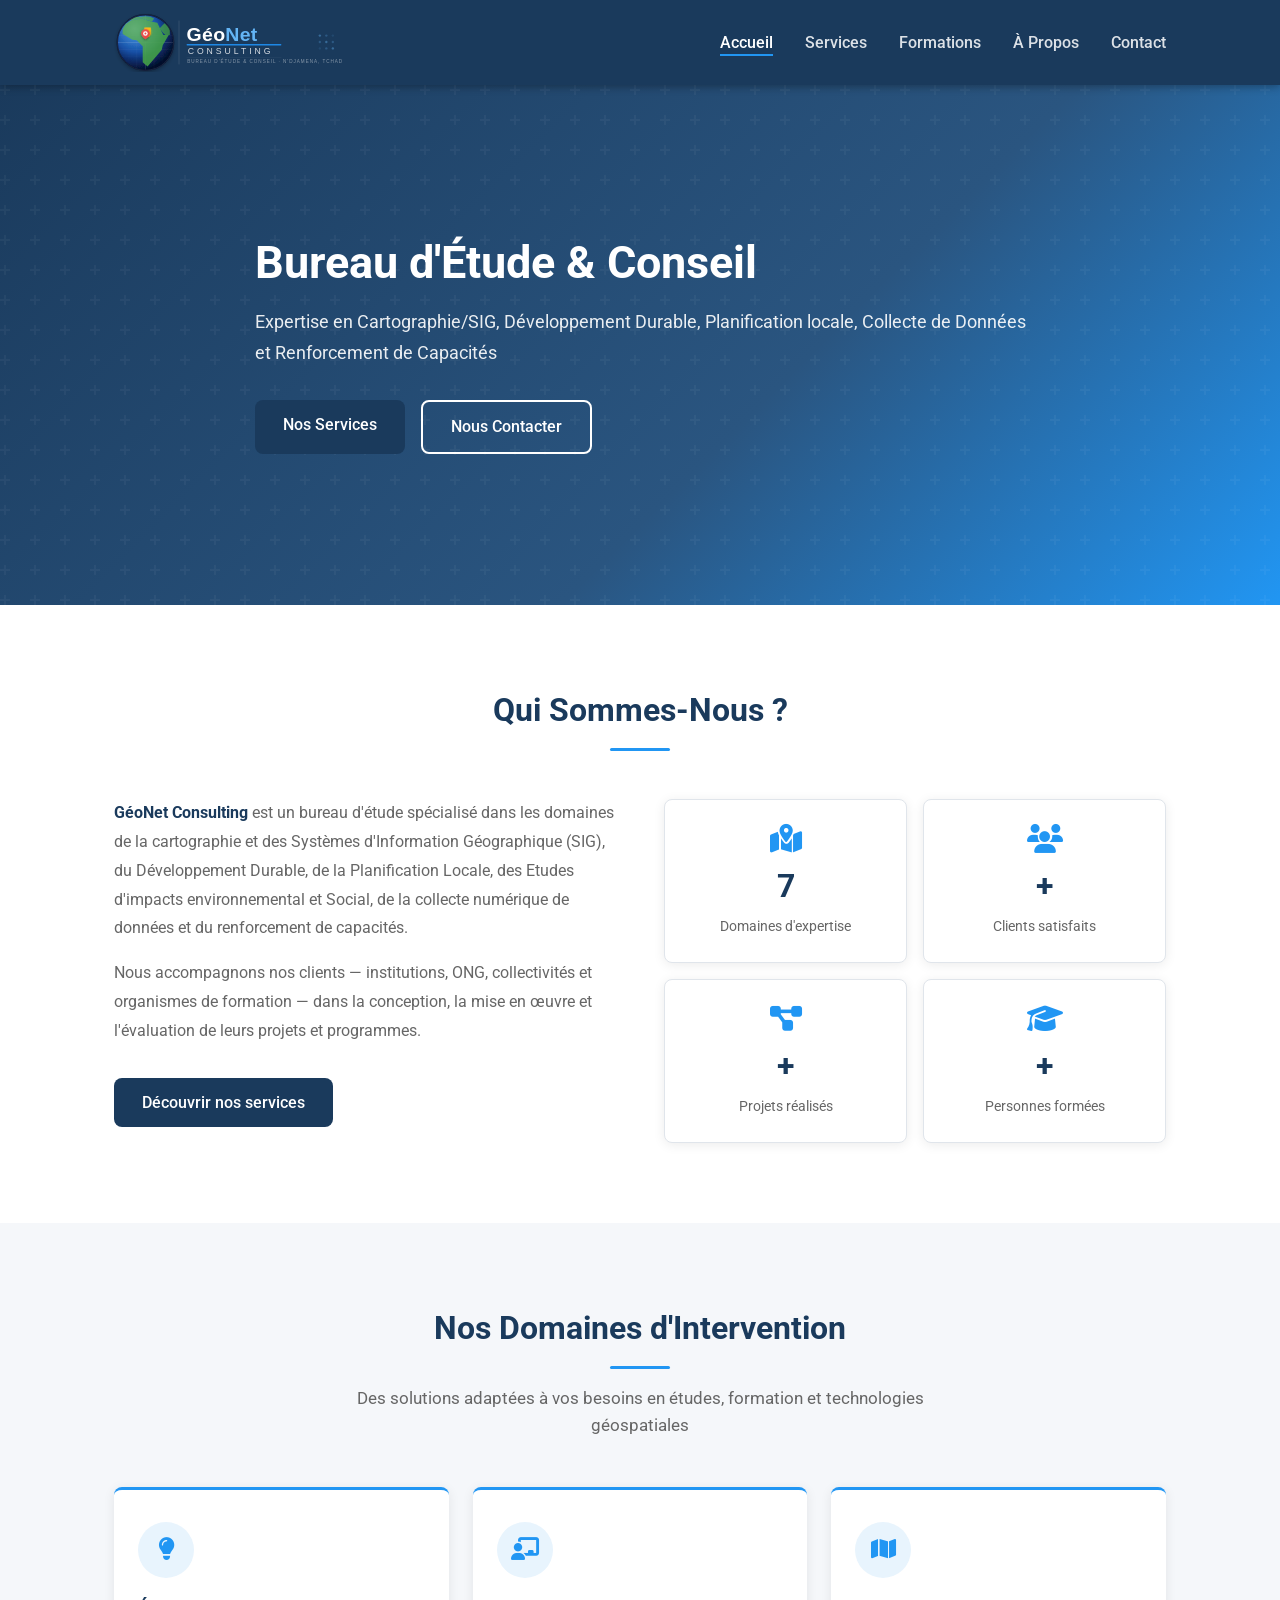
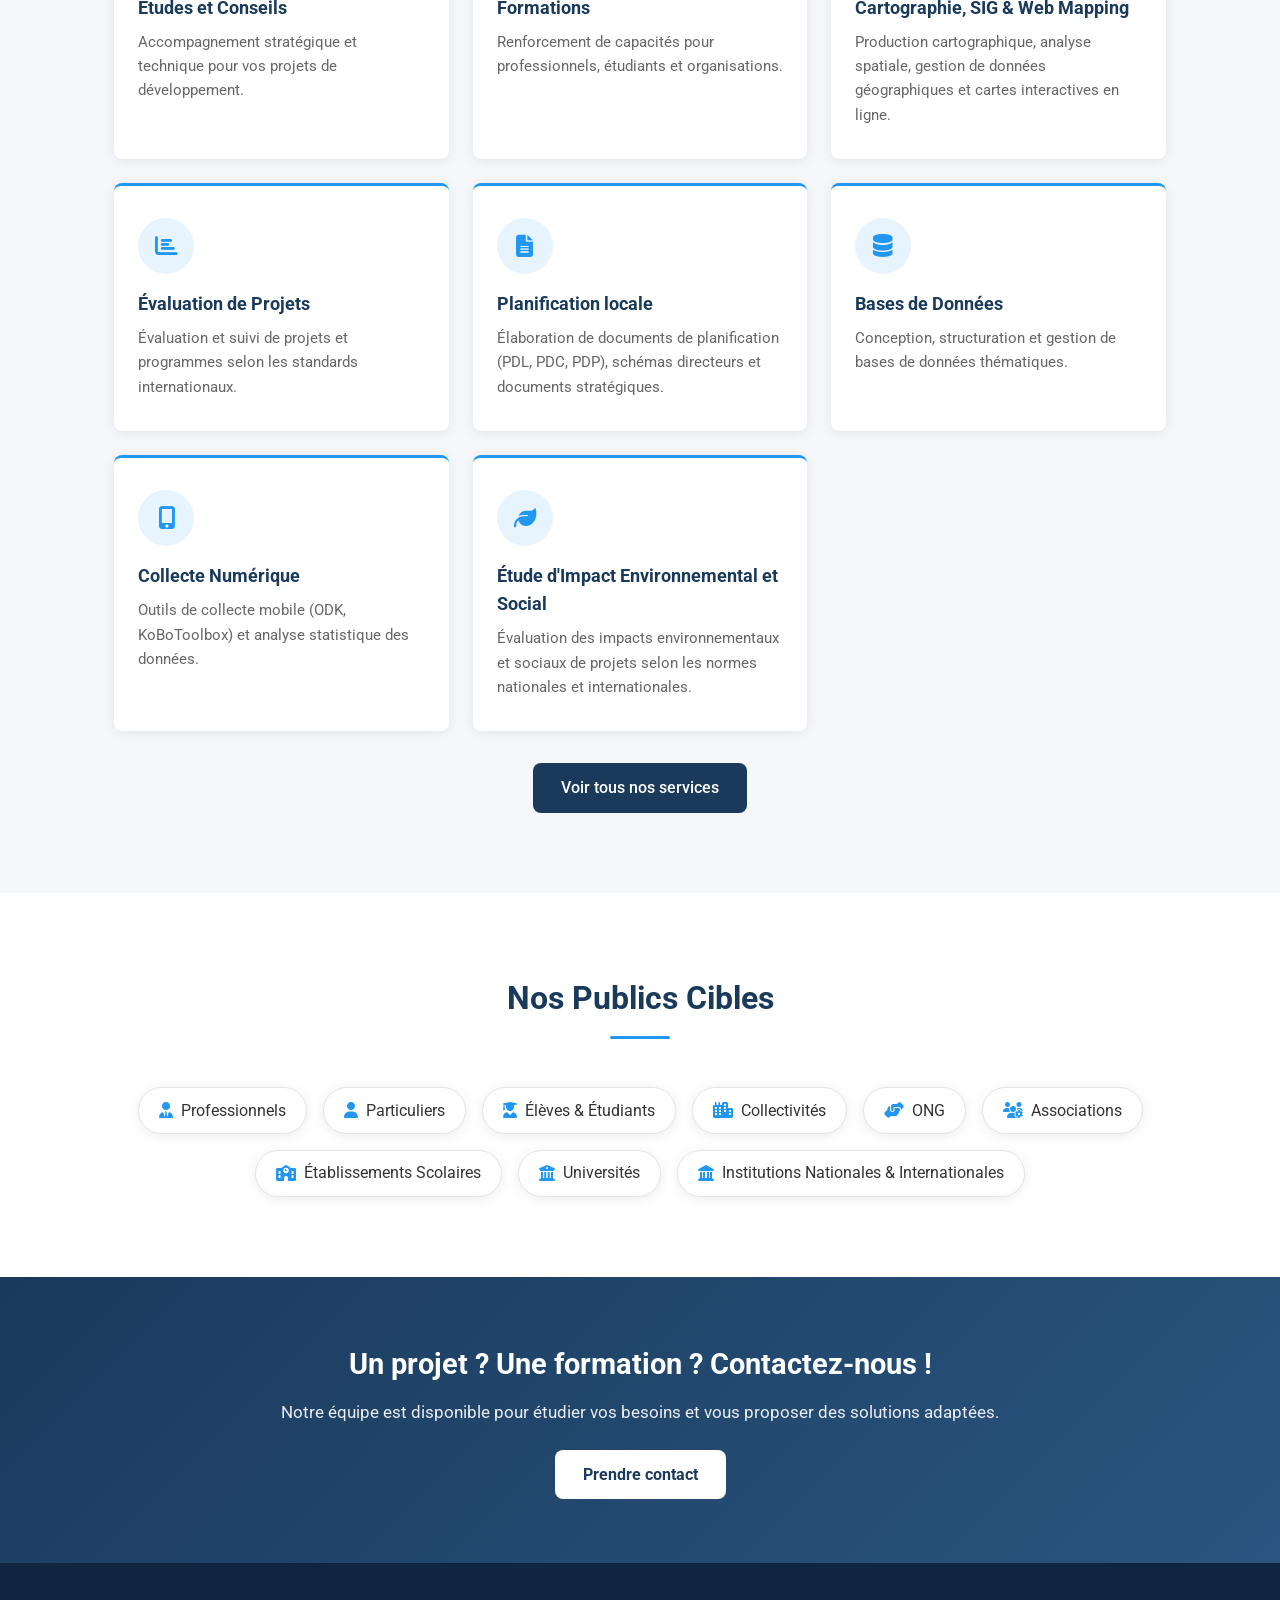
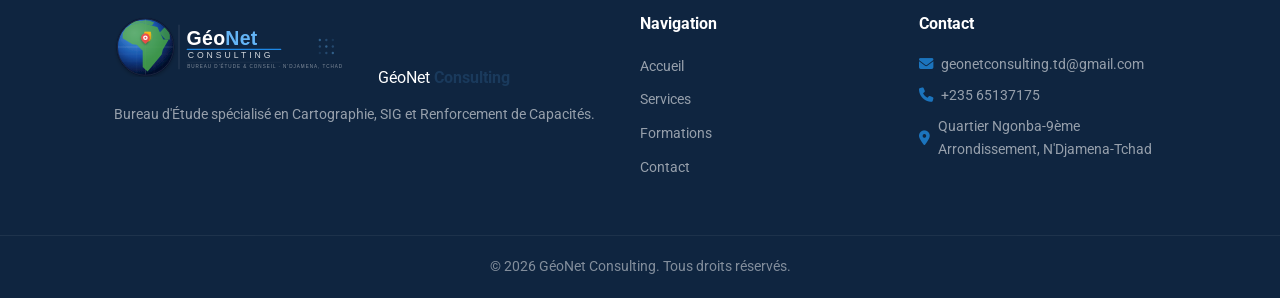
<file: index.html>
<!DOCTYPE html>
<html lang="fr">
<head>
  <meta charset="UTF-8" />
  <meta name="viewport" content="width=device-width, initial-scale=1.0" />
  <title>GéoNet Consulting – Bureau d'Étude</title>
  <link rel="stylesheet" href="css/style.css" />
  <link href="https://fonts.googleapis.com/css2?family=Roboto:wght@300;400;500;700&display=swap" rel="stylesheet" />
  <link rel="stylesheet" href="https://cdnjs.cloudflare.com/ajax/libs/font-awesome/6.4.0/css/all.min.css" />
</head>
<body>

  <!-- BARRE DE NAVIGATION -->
  <nav class="navbar">
    <div class="container nav-inner">
      <a href="index.html" class="logo">
        <img src="images/GeoNet_Consulting_Banner.svg" alt="GéoNet Consulting" class="logo-img" />
        <span class="logo-text">GéoNet <strong>Consulting</strong></span>
      </a>
      <button class="nav-toggle" id="navToggle" aria-label="Menu">
        <i class="fas fa-bars"></i>
      </button>
      <ul class="nav-links" id="navLinks">
        <li><a href="index.html" class="active">Accueil</a></li>
        <li><a href="services.html">Services</a></li>
        <li><a href="formations.html">Formations</a></li>
        <li><a href="apropos.html">À Propos</a></li>
        <li><a href="contact.html">Contact</a></li>
      </ul>
    </div>
  </nav>

  <!-- SECTION HÉRO -->
  <header class="hero">
    <div class="hero-overlay"></div>
    <div class="container hero-content">
      <h1>Bureau d'Étude &amp; Conseil</h1>
      <p class="hero-subtitle">Expertise en Cartographie/SIG, Développement Durable, Planification locale, Collecte de Données<br>et Renforcement de Capacités</p>
      <div class="hero-buttons">
        <a href="services.html" class="btn btn-primary">Nos Services</a>
        <a href="contact.html" class="btn btn-outline">Nous Contacter</a>
      </div>
    </div>
  </header>

  <!-- SECTION À PROPOS -->
  <section class="section about">
    <div class="container">
      <div class="section-header">
        <h2>Qui Sommes-Nous ?</h2>
        <div class="section-divider"></div>
      </div>
      <div class="about-grid">
        <div class="about-text">
          <p><strong>GéoNet Consulting</strong> est un bureau d'étude spécialisé dans les domaines de la cartographie et des Systèmes d'Information Géographique (SIG), du Développement Durable, de la Planification Locale, des Etudes d'impacts environnemental et Social, de la collecte numérique de données et du renforcement de capacités.</p>
          <p>Nous accompagnons nos clients — institutions, ONG, collectivités et organismes de formation — dans la conception, la mise en œuvre et l'évaluation de leurs projets et programmes.</p>
          <a href="services.html" class="btn btn-primary" style="margin-top:1rem;">Découvrir nos services</a>
        </div>
        <div class="about-stats">
          <div class="stat-card">
            <i class="fas fa-map-marked-alt"></i>
            <span class="stat-number">7</span>
            <span class="stat-label">Domaines d'expertise</span>
          </div>
          <div class="stat-card">
            <i class="fas fa-users"></i>
            <span class="stat-number">+</span>
            <span class="stat-label">Clients satisfaits</span>
          </div>
          <div class="stat-card">
            <i class="fas fa-project-diagram"></i>
            <span class="stat-number">+</span>
            <span class="stat-label">Projets réalisés</span>
          </div>
          <div class="stat-card">
            <i class="fas fa-graduation-cap"></i>
            <span class="stat-number">+</span>
            <span class="stat-label">Personnes formées</span>
          </div>
        </div>
      </div>
    </div>
  </section>

  <!-- SECTION SERVICES RÉSUMÉ -->
  <section class="section services-preview bg-light">
    <div class="container">
      <div class="section-header">
        <h2>Nos Domaines d'Intervention</h2>
        <div class="section-divider"></div>
        <p class="section-desc">Des solutions adaptées à vos besoins en études, formation et technologies géospatiales</p>
      </div>
      <div class="services-grid">
        <div class="service-card fade-in">
          <div class="service-icon"><i class="fas fa-lightbulb"></i></div>
          <h3>Études et Conseils</h3>
          <p>Accompagnement stratégique et technique pour vos projets de développement.</p>
        </div>
        <div class="service-card">
          <div class="service-icon"><i class="fas fa-chalkboard-teacher"></i></div>
          <h3>Formations</h3>
          <p>Renforcement de capacités pour professionnels, étudiants et organisations.</p>
        </div>
        <div class="service-card fade-in">
          <div class="service-icon"><i class="fas fa-map"></i></div>
          <h3>Cartographie, SIG &amp; Web Mapping</h3>
          <p>Production cartographique, analyse spatiale, gestion de données géographiques et cartes interactives en ligne.</p>
        </div>
        <div class="service-card fade-in">
          <div class="service-icon"><i class="fas fa-chart-bar"></i></div>
          <h3>Évaluation de Projets</h3>
          <p>Évaluation et suivi de projets et programmes selon les standards internationaux.</p>
        </div>
        <div class="service-card fade-in">
          <div class="service-icon"><i class="fas fa-file-alt"></i></div>
          <h3>Planification locale</h3>
          <p>Élaboration de documents de planification (PDL, PDC, PDP), schémas directeurs et documents stratégiques.</p>
        </div>
        <div class="service-card fade-in">
          <div class="service-icon"><i class="fas fa-database"></i></div>
          <h3>Bases de Données</h3>
          <p>Conception, structuration et gestion de bases de données thématiques.</p>
        </div>
        <div class="service-card fade-in">
          <div class="service-icon"><i class="fas fa-mobile-alt"></i></div>
          <h3>Collecte Numérique</h3>
          <p>Outils de collecte mobile (ODK, KoBoToolbox) et analyse statistique des données.</p>
        </div>
        <div class="service-card fade-in">
          <div class="service-icon"><i class="fas fa-leaf"></i></div>
          <h3>Étude d'Impact Environnemental et Social</h3>
          <p>Évaluation des impacts environnementaux et sociaux de projets selon les normes nationales et internationales.</p>
        </div>
      </div>
      <div style="text-align:center; margin-top:2rem;">
        <a href="services.html" class="btn btn-primary">Voir tous nos services</a>
      </div>
    </div>
  </section>

  <!-- SECTION PUBLICS CIBLES -->
  <section class="section targets">
    <div class="container">
      <div class="section-header">
        <h2>Nos Publics Cibles</h2>
        <div class="section-divider"></div>
      </div>
      <div class="targets-grid">
        <div class="target-item"><i class="fas fa-user-tie"></i><span>Professionnels</span></div>
        <div class="target-item"><i class="fas fa-user"></i><span>Particuliers</span></div>
        <div class="target-item"><i class="fas fa-user-graduate"></i><span>Élèves &amp; Étudiants</span></div>
        <div class="target-item"><i class="fas fa-city"></i><span>Collectivités</span></div>
        <div class="target-item"><i class="fas fa-hands-helping"></i><span>ONG</span></div>
        <div class="target-item"><i class="fas fa-users-cog"></i><span>Associations</span></div>
        <div class="target-item"><i class="fas fa-school"></i><span>Établissements Scolaires</span></div>
        <div class="target-item"><i class="fas fa-university"></i><span>Universités</span></div>
        <div class="target-item"><i class="fas fa-landmark"></i><span>Institutions Nationales &amp; Internationales</span></div>
      </div>
    </div>
  </section>

  <!-- APPEL À L'ACTION -->
  <section class="cta-section">
    <div class="container">
      <h2>Un projet ? Une formation ? Contactez-nous !</h2>
      <p>Notre équipe est disponible pour étudier vos besoins et vous proposer des solutions adaptées.</p>
      <a href="contact.html" class="btn btn-white">Prendre contact</a>
    </div>
  </section>

  <!-- PIED DE PAGE -->
  <footer class="footer">
    <div class="container footer-inner">
      <div class="footer-brand">
        <img src="images/GeoNet_Consulting_Banner.svg" alt="GéoNet Consulting" class="logo-img" />
        <span class="logo-text" style="color:white;">GéoNet <strong>Consulting</strong></span>
        <p>Bureau d'Étude spécialisé en Cartographie, SIG et Renforcement de Capacités.</p>
      </div>
      <div class="footer-links">
        <h4>Navigation</h4>
        <ul>
          <li><a href="index.html">Accueil</a></li>
          <li><a href="services.html">Services</a></li>
          <li><a href="formations.html">Formations</a></li>
          <li><a href="contact.html">Contact</a></li>
        </ul>
      </div>
      <div class="footer-contact">
        <h4>Contact</h4>
        <p><i class="fas fa-envelope"></i> geonetconsulting.td@gmail.com</p>
        <p><i class="fas fa-phone"></i> +235 65137175</p>
        <p><i class="fas fa-map-marker-alt"></i> Quartier Ngonba-9ème Arrondissement, N'Djamena-Tchad</p>
      </div>
    </div>
    <div class="footer-bottom">
      <p>&copy; 2026 GéoNet Consulting. Tous droits réservés.</p>
    </div>
  </footer>

  <script src="js/main.js"></script>
  <script>
  var compteurs = document.querySelectorAll('.stat-number');
  compteurs.forEach(function(el) {
    var cible = parseInt(el.textContent);
    if (isNaN(cible)) return;
    var actuel = 0;
    var pas = Math.ceil(cible / 40);
    var intervalle = setInterval(function() {
      actuel += pas;
      if (actuel >= cible) {
        actuel = cible;
        clearInterval(intervalle);
      }
      el.textContent = actuel;
    }, 40);
  });
    var observateur = new IntersectionObserver(function(entries) {
    entries.forEach(function(entry) {
      if (entry.isIntersecting) {
        entry.target.classList.add('visible');
      }
    });
  }, { threshold: 0.15 });

  document.querySelectorAll('.fade-in').forEach(function(el) {
    observateur.observe(el);
  });
  window.addEventListener('scroll', function() {
    var navbar = document.querySelector('.navbar');
    if (window.scrollY > 50) {
      navbar.classList.add('scrolled');
    } else {
      navbar.classList.remove('scrolled');
    }
  });

</script>

</body>
</html>
</file>
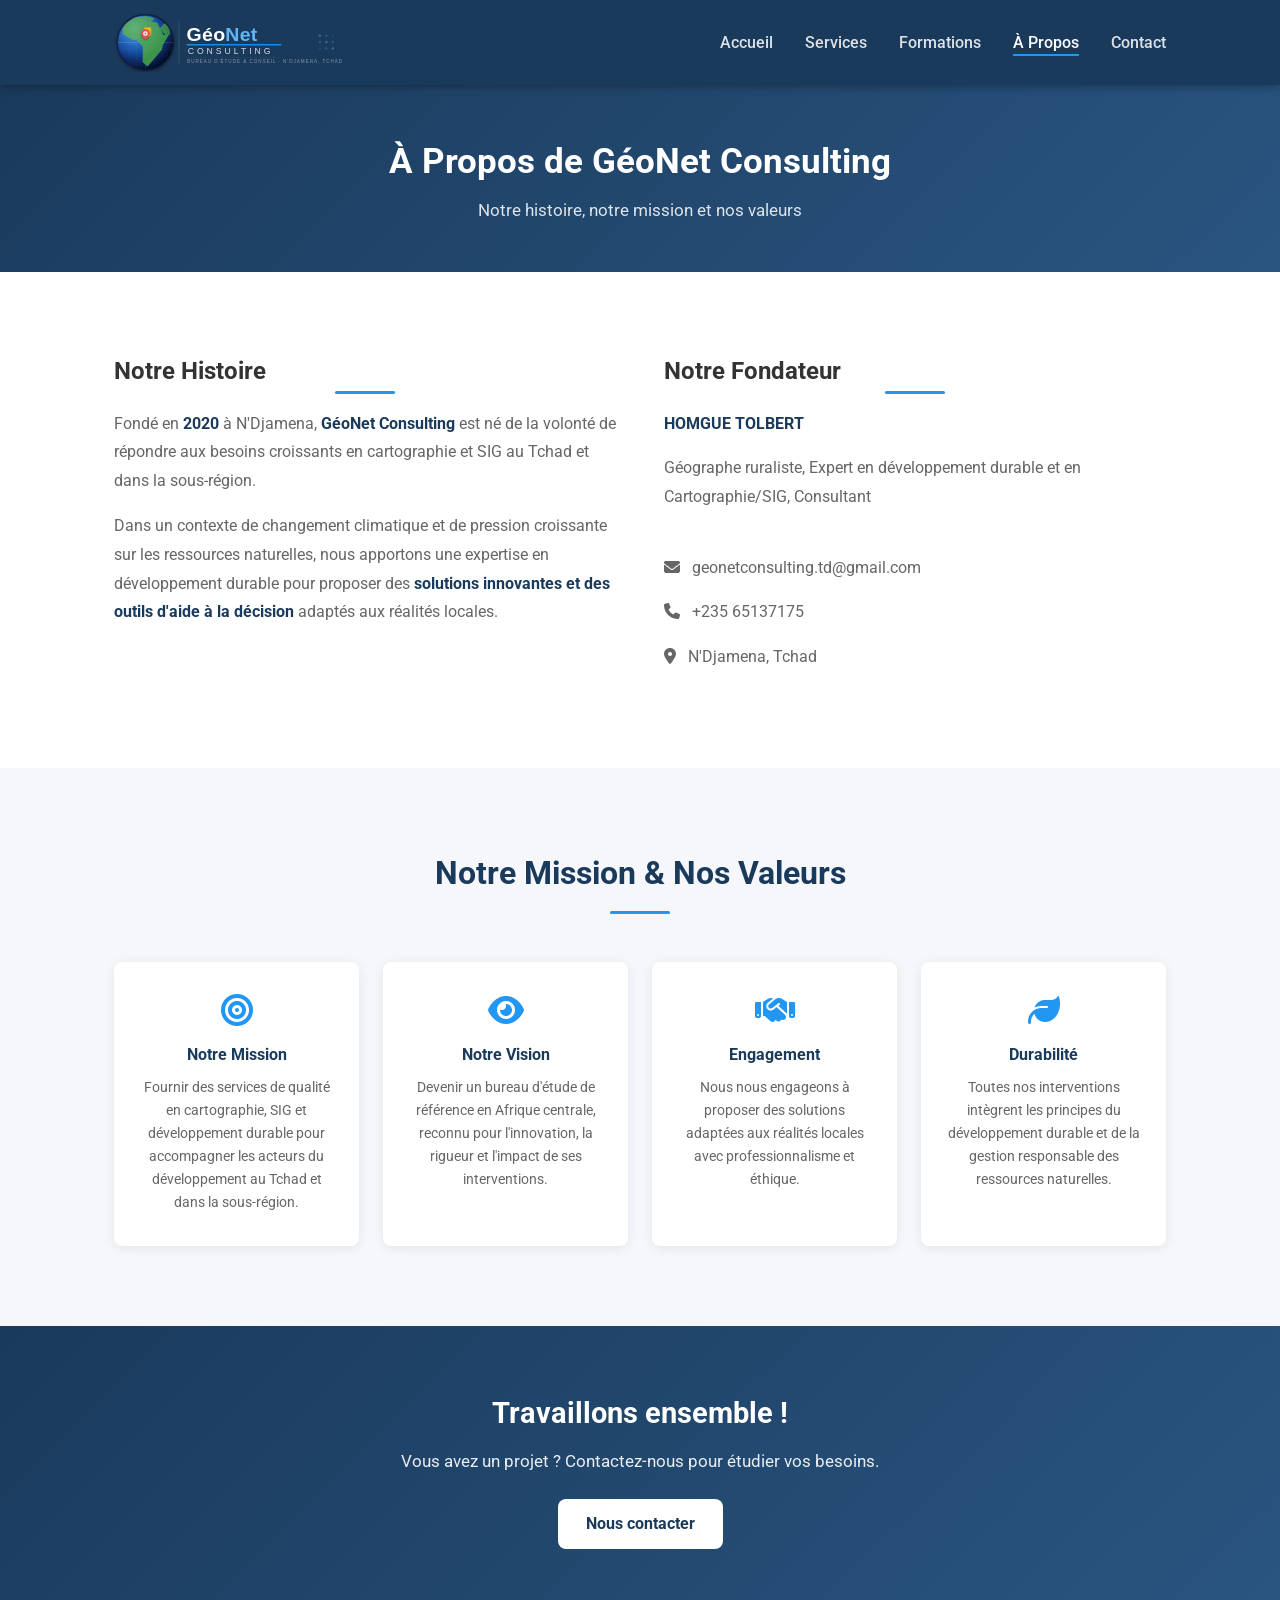
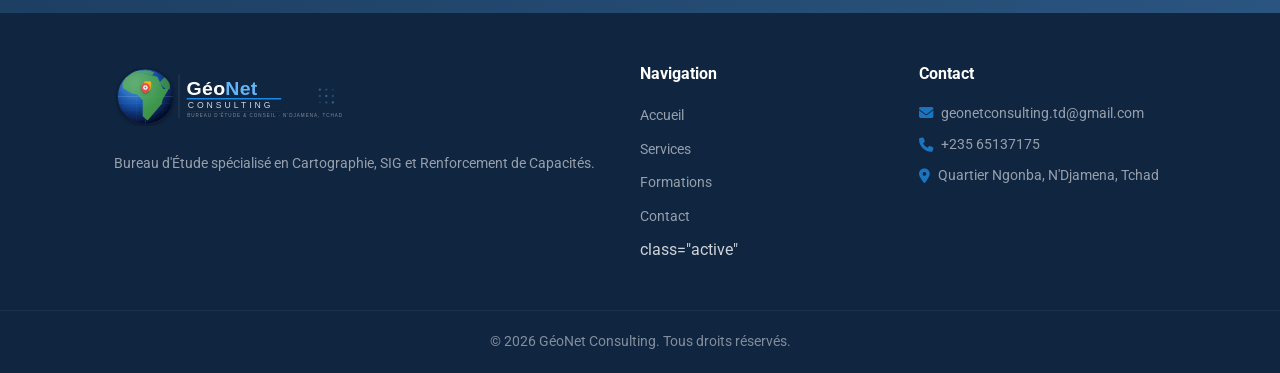
<file: apropos.html>
<!DOCTYPE html>
<html lang="fr">
<head>
    <meta charset="UTF-8">
    <meta name="viewport" content="width=device-width, initial-scale=1.0">
    <title>A Propos - GéoNet Consulting</title>
    <link rel="stylesheet" href="css/style.css" />
    <link href="https://fonts.googleapis.com/css2?family=Roboto:wght@300;400;500;700&display=swap" rel="stylesheet" />
    <link rel="stylesheet" href="https://cdnjs.cloudflare.com/ajax/libs/font-awesome/6.4.0/css/all.min.css" />
</head>
<body>
  <nav class="navbar">
    <div class="container nav-inner">
      <a href="index.html" class="logo">
        <img src="images/GeoNet_Consulting_Banner.svg" alt="GéoNet Consulting" class="logo-img" />
        <span class="logo-text">GéoNet <strong>Consulting</strong></span>
      </a>
      <button class="nav-toggle" id="navToggle" aria-label="Menu">
        <i class="fas fa-bars"></i>
      </button>
      <ul class="nav-links" id="navLinks">
        <li><a href="index.html">Accueil</a></li>
        <li><a href="services.html">Services</a></li>
        <li><a href="formations.html">Formations</a></li>
        <li><a href="apropos.html" class="active">À Propos</a></li>
        <li><a href="contact.html">Contact</a></li>
      </ul>
    </div>
  </nav>
  <div class="page-banner">
    <div class="container">
      <h1>À Propos de GéoNet Consulting</h1>
      <p>Notre histoire, notre mission et nos valeurs</p>
    </div>
  </div>
  <section class="section">
    <div class="container">
      <div class="about-grid">

        <div class="about-text">
          <h2>Notre Histoire</h2>
          <div class="section-divider"></div>
          <p>Fondé en <strong>2020</strong> à N'Djamena, <strong>GéoNet Consulting</strong> est né de la volonté de répondre aux besoins croissants en cartographie et SIG au Tchad et dans la sous-région.</p>
          <p>Dans un contexte de changement climatique et de pression croissante sur les ressources naturelles, nous apportons une expertise en développement durable pour proposer des <strong>solutions innovantes et des outils d'aide à la décision</strong> adaptés aux réalités locales.</p>
        </div>

        <div class="about-text">
          <h2>Notre Fondateur</h2>
          <div class="section-divider"></div>
          <p><strong>HOMGUE TOLBERT</strong></p>
          <p>Géographe ruraliste, Expert en développement durable et en Cartographie/SIG, Consultant</p>
          <br/>
          <p><i class="fas fa-envelope"></i> &nbsp; geonetconsulting.td@gmail.com</p>
          <p><i class="fas fa-phone"></i> &nbsp; +235 65137175</p>
          <p><i class="fas fa-map-marker-alt"></i> &nbsp; N'Djamena, Tchad</p>
        </div>

      </div>
    </div>
  </section>
  <section class="section bg-light">
    <div class="container">
      <div class="section-header">
        <h2>Notre Mission &amp; Nos Valeurs</h2>
        <div class="section-divider"></div>
      </div>
      <div class="avantages-grid">

        <div class="avantage-card fade-in">
          <i class="fas fa-bullseye"></i>
          <h3>Notre Mission</h3>
          <p>Fournir des services de qualité en cartographie, SIG et développement durable pour accompagner les acteurs du développement au Tchad et dans la sous-région.</p>
        </div>

        <div class="avantage-card fade-in">
          <i class="fas fa-eye"></i>
          <h3>Notre Vision</h3>
          <p>Devenir un bureau d'étude de référence en Afrique centrale, reconnu pour l'innovation, la rigueur et l'impact de ses interventions.</p>
        </div>

        <div class="avantage-card fade-in">
          <i class="fas fa-handshake"></i>
          <h3>Engagement</h3>
          <p>Nous nous engageons à proposer des solutions adaptées aux réalités locales avec professionnalisme et éthique.</p>
        </div>

        <div class="avantage-card fade-in">
          <i class="fas fa-leaf"></i>
          <h3>Durabilité</h3>
          <p>Toutes nos interventions intègrent les principes du développement durable et de la gestion responsable des ressources naturelles.</p>
        </div>

      </div>
    </div>
  </section>

  <section class="cta-section">
    <div class="container">
      <h2>Travaillons ensemble !</h2>
      <p>Vous avez un projet ? Contactez-nous pour étudier vos besoins.</p>
      <a href="contact.html" class="btn btn-white">Nous contacter</a>
    </div>
  </section>
  <footer class="footer">
    <div class="container footer-inner">
      <div class="footer-brand">
        <img src="images/GeoNet_Consulting_Banner.svg" alt="GéoNet Consulting" class="logo-img" />
        <p>Bureau d'Étude spécialisé en Cartographie, SIG et Renforcement de Capacités.</p>
      </div>
      <div class="footer-links">
        <h4>Navigation</h4>
        <ul>
          <li><a href="index.html">Accueil</a></li>
          <li><a href="services.html">Services</a></li>
          <li><a href="formations.html">Formations</a></li>
          <li><a href="contact.html">Contact</a></li> class="active" 
        </ul>
      </div>
      <div class="footer-contact">
        <h4>Contact</h4>
        <p><i class="fas fa-envelope"></i> geonetconsulting.td@gmail.com</p>
        <p><i class="fas fa-phone"></i> +235 65137175</p>
        <p><i class="fas fa-map-marker-alt"></i> Quartier Ngonba, N'Djamena, Tchad</p>
      </div>
    </div>
    <div class="footer-bottom">
      <p>&copy; 2026 GéoNet Consulting. Tous droits réservés.</p>
    </div>
  </footer>

  <script src="js/main.js"></script>
  <script>
    window.addEventListener('scroll', function() {
      var navbar = document.querySelector('.navbar');
      if (window.scrollY > 50) {
        navbar.classList.add('scrolled');
      } else {
        navbar.classList.remove('scrolled');
      }
    });

    var observateur = new IntersectionObserver(function(entries) {
      entries.forEach(function(entry) {
        if (entry.isIntersecting) {
          entry.target.classList.add('visible');
        }
      });
    }, { threshold: 0.15 });

    document.querySelectorAll('.fade-in').forEach(function(el) {
      observateur.observe(el);
    });
  </script>

</body>
</html>
</file>
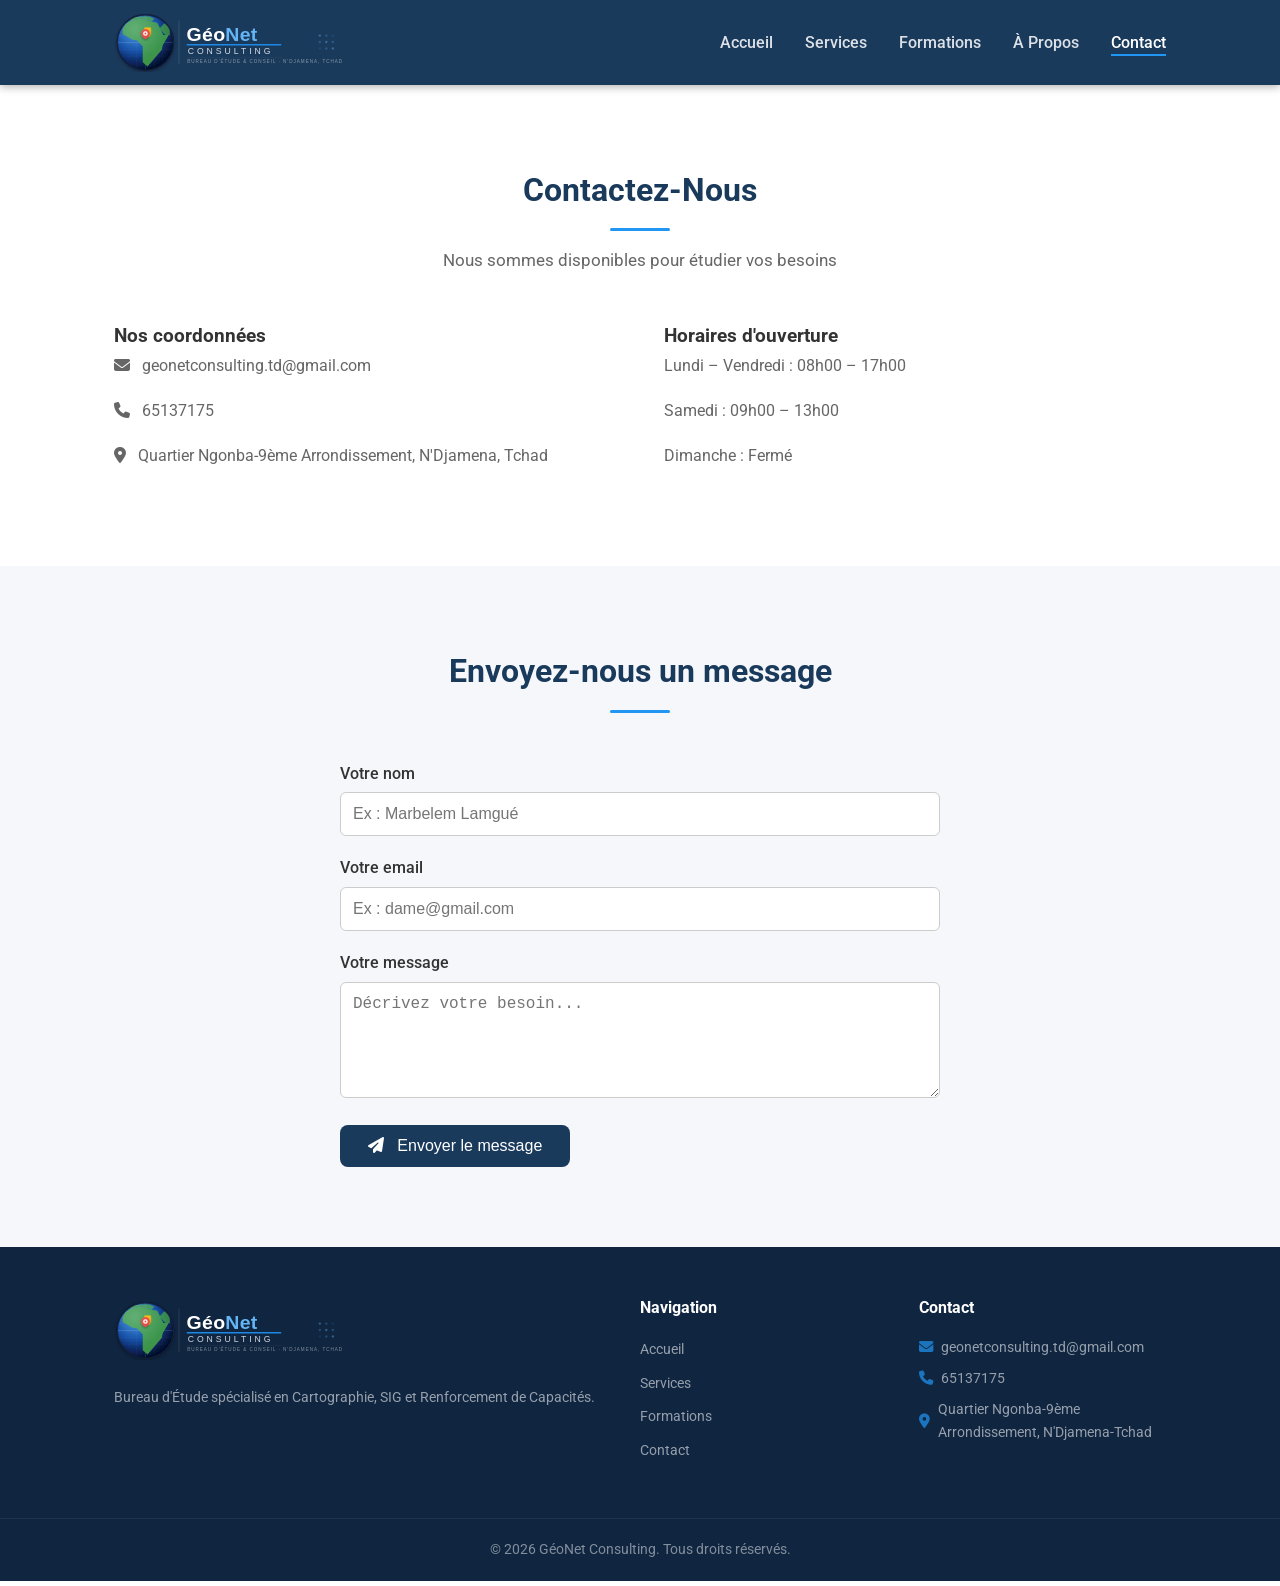
<file: contact.html>
<!DOCTYPE html>
<html lang="fr">
<head>
    <meta charset="UTF-8">
    <title>Contact - GéoNet Consulting</title>
    <link rel="stylesheet" href="css/style.css" />
    <link href="https://fonts.googleapis.com/css2?family=Roboto:wght@300;400;500;700&display=swap" rel="stylesheet" />
    <link rel="stylesheet" href="https://cdnjs.cloudflare.com/ajax/libs/font-awesome/6.4.0/css/all.min.css" />
</head>
<body>

<nav class="navbar">
    <div class="container nav-inner">
      <a href="index.html" class="logo">
        <img src="images/GeoNet_Consulting_Banner.svg" alt="GéoNet Consulting" class="logo-img" />
        <span class="logo-text">GéoNet <strong>Consulting</strong></span>
      </a>
      <button class="nav-toggle" id="navToggle" aria-label="Menu">
        <i class="fas fa-bars"></i>
      </button>
      <ul class="nav-links" id="navLinks">
        <li><a href="index.html">Accueil</a></li>
        <li><a href="services.html">Services</a></li>
        <li><a href="formations.html">Formations</a></li>
        <li><a href="apropos.html">À Propos</a></li>
        <li><a href="contact.html" class="active">Contact</a></li>
      </ul>
    </div>
  </nav>

    <section class="section">
    <div class="container">
      <div class="section-header">
        <h2>Contactez-Nous</h2>
        <div class="section-divider"></div>
        <p class="section-desc">Nous sommes disponibles pour étudier vos besoins</p>
      </div>

      <div class="about-grid">
        <div class="about-text">
          <h3>Nos coordonnées</h3>
          <p><i class="fas fa-envelope"></i> &nbsp; geonetconsulting.td@gmail.com</p>
          <p><i class="fas fa-phone"></i> &nbsp; 65137175</p>
          <p><i class="fas fa-map-marker-alt"></i> &nbsp; Quartier Ngonba-9ème Arrondissement, N'Djamena, Tchad</p>
        </div>

        <div class="about-text">
          <h3>Horaires d'ouverture</h3>
          <p>Lundi – Vendredi : 08h00 – 17h00</p>
          <p>Samedi : 09h00 – 13h00</p>
          <p>Dimanche : Fermé</p>
        </div>
      </div>
    </div>
  </section>
    <section class="section bg-light">
    <div class="container">
      <div class="section-header">
        <h2>Envoyez-nous un message</h2>
        <div class="section-divider"></div>
      </div>

      <form action="https://formspree.io/f/xojolnrd" method="POST" style="max-width:600px; margin:0 auto;">

        <div style="margin-bottom:1.2rem;">
          <label style="display:block; font-weight:500; margin-bottom:6px;">Votre nom</label>
          <input type="text" name="nom" placeholder="Ex : Marbelem Lamgué"
           style="width:100%; padding:12px; border:1px solid #ccc; border-radius:6px; font-size:16px;" />
        </div>

        <div style="margin-bottom:1.2rem;">
          <label style="display:block; font-weight:500; margin-bottom:6px;">Votre email</label>
          <input type="email" name="email" placeholder="Ex : dame@gmail.com"
            style="width:100%; padding:12px; border:1px solid #ccc; border-radius:6px; font-size:16px;" />

        </div>

        <div style="margin-bottom:1.2rem;">
          <label style="display:block; font-weight:500; margin-bottom:6px;">Votre message</label>
          <textarea name="message" rows="5" placeholder="Décrivez votre besoin..."
           style="width:100%; padding:12px; border:1px solid #ccc; border-radius:6px; font-size:16px;"></textarea>
        </div>

        <button type="submit" class="btn btn-primary">
          <i class="fas fa-paper-plane"></i> &nbsp; Envoyer le message
        </button>
        <div id="msg-succes" style="display:none; background:#d4edda; color:#155724; padding:15px; border-radius:6px; margin-top:15px; font-weight:500;">
          <i class="fas fa-check-circle"></i> &nbsp; Message envoyé ! Nous vous répondrons bientôt.
        </div>

      </form>
    </div>
  </section>

  <footer class="footer">
    <div class="container footer-inner">
      <div class="footer-brand">
        <img src="images/GeoNet_Consulting_Banner.svg" alt="GéoNet Consulting" class="logo-img" />
        <p>Bureau d'Étude spécialisé en Cartographie, SIG et Renforcement de Capacités.</p>
      </div>
      <div class="footer-links">
        <h4>Navigation</h4>
        <ul>
          <li><a href="index.html">Accueil</a></li>
          <li><a href="services.html">Services</a></li>
          <li><a href="formations.html">Formations</a></li>
          <li><a href="contact.html">Contact</a></li>
        </ul>
      </div>
      <div class="footer-contact">
        <h4>Contact</h4>
        <p><i class="fas fa-envelope"></i> geonetconsulting.td@gmail.com</p>
        <p><i class="fas fa-phone"></i> 65137175</p>
        <p><i class="fas fa-map-marker-alt"></i> Quartier Ngonba-9ème Arrondissement, N'Djamena-Tchad</p>
      </div>
    </div>
    <div class="footer-bottom">
      <p>&copy; 2026 GéoNet Consulting. Tous droits réservés.</p>
    </div>
  </footer>

  <script src="js/main.js"></script>
  <script>
  document.querySelector('form').addEventListener('submit', function(e) {
    e.preventDefault();
    var form = this;
    fetch(form.action, {
      method: 'POST',
      body: new FormData(form),
      headers: { 'Accept': 'application/json' }
    }).then(function(response) {
      if (response.ok) {
        form.reset();
        document.getElementById('msg-succes').style.display = 'block';
      }
    });
  });
</script>

</body>
</html>
</file>
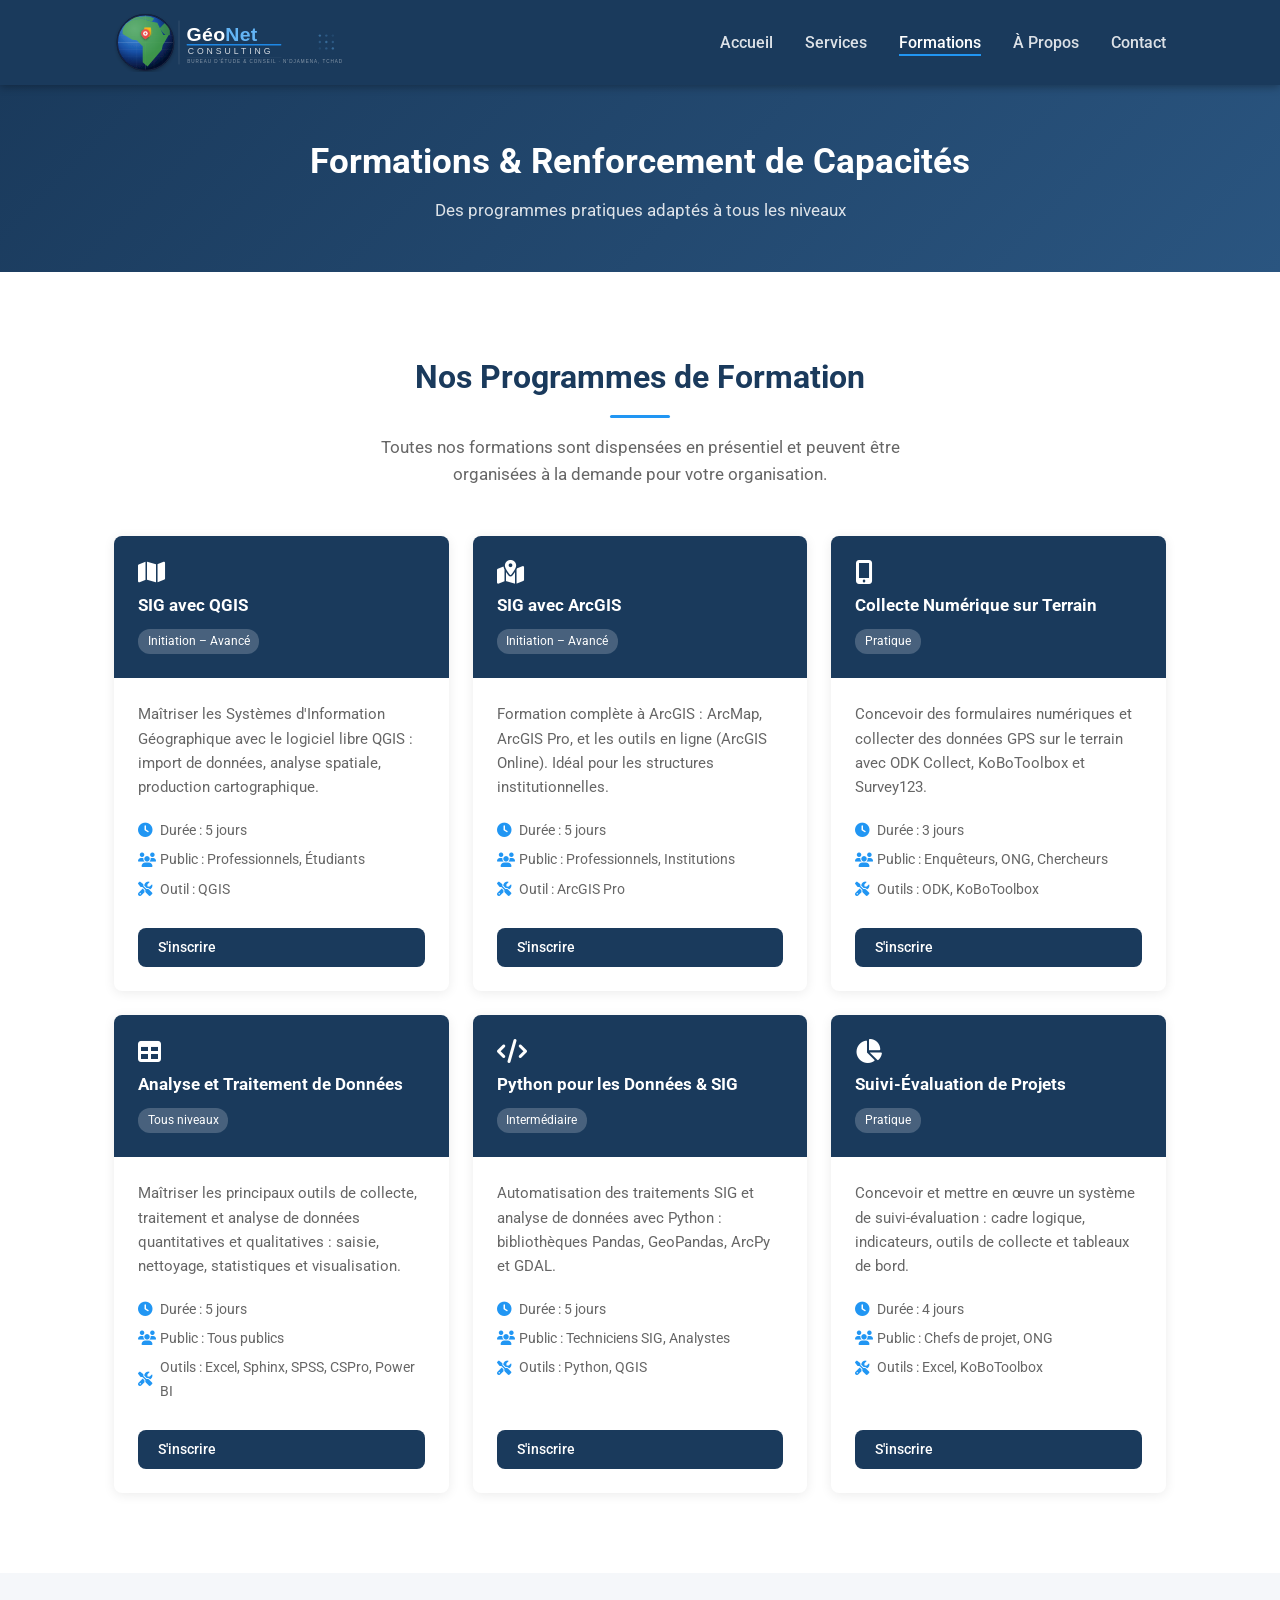
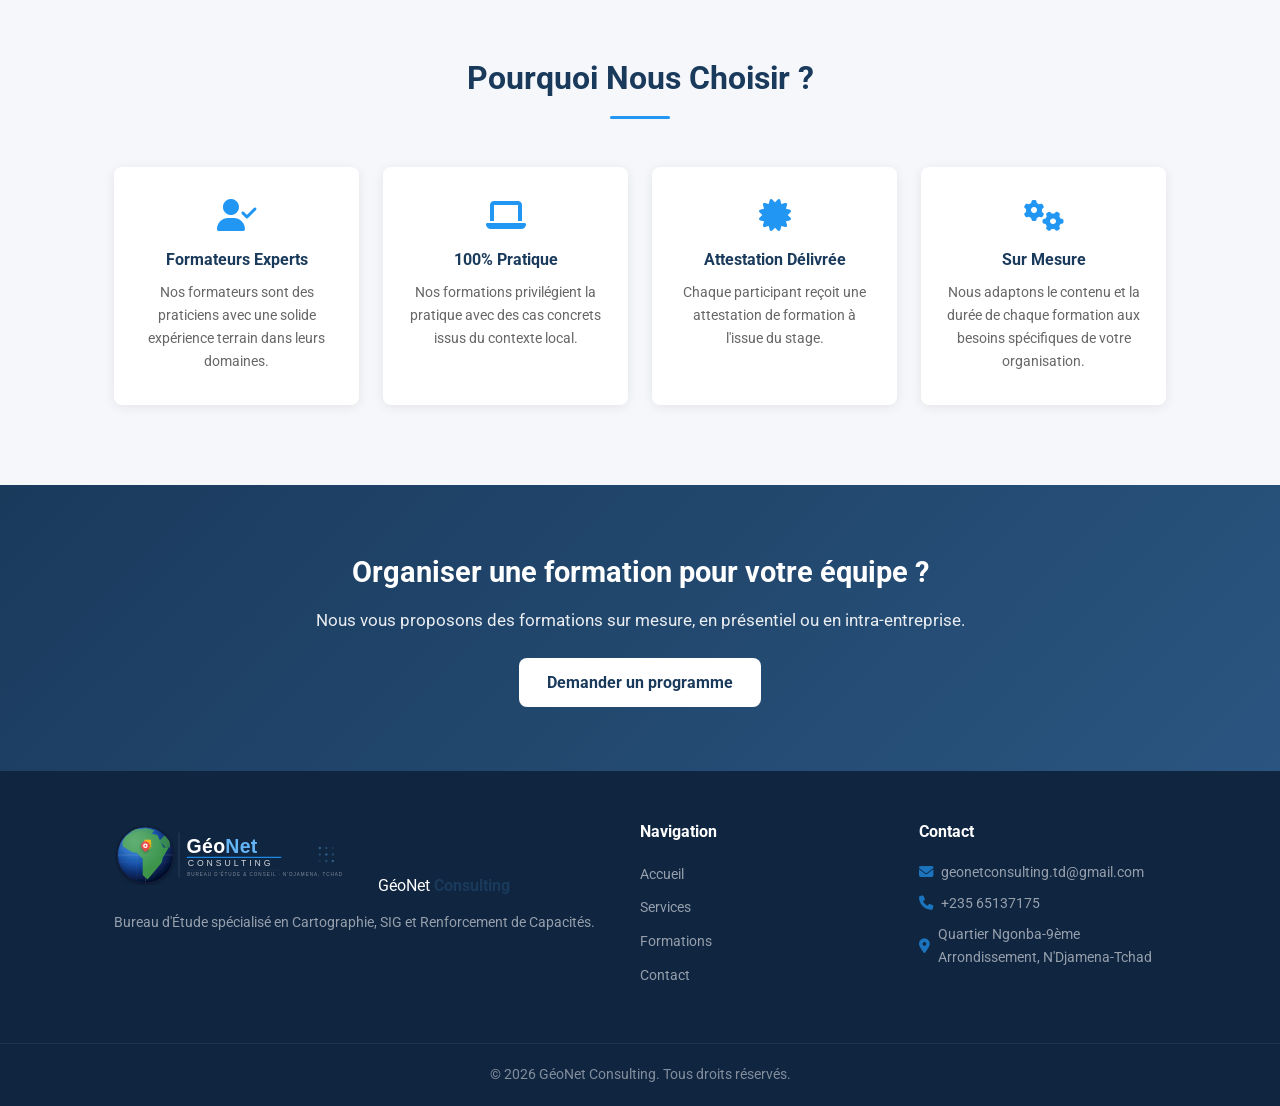
<file: formations.html>
<!DOCTYPE html>
<html lang="fr">
<head>
  <meta charset="UTF-8" />
  <meta name="viewport" content="width=device-width, initial-scale=1.0" />
  <title>Formations – GéoNet Consulting</title>
  <link rel="stylesheet" href="css/style.css" />
  <link href="https://fonts.googleapis.com/css2?family=Roboto:wght@300;400;500;700&display=swap" rel="stylesheet" />
  <link rel="stylesheet" href="https://cdnjs.cloudflare.com/ajax/libs/font-awesome/6.4.0/css/all.min.css" />
</head>
<body>

  <nav class="navbar">
    <div class="container nav-inner">
      <a href="index.html" class="logo">
        <img src="images/GeoNet_Consulting_Banner.svg" alt="GéoNet Consulting" class="logo-img" />
        <span class="logo-text">GéoNet <strong>Consulting</strong></span>
      </a>
      <button class="nav-toggle" id="navToggle" aria-label="Menu">
        <i class="fas fa-bars"></i>
      </button>
      <ul class="nav-links" id="navLinks">
        <li><a href="index.html">Accueil</a></li>
        <li><a href="services.html">Services</a></li>
        <li><a href="formations.html" class="active">Formations</a></li>
        <li><a href="apropos.html">À Propos</a></li>
        <li><a href="contact.html">Contact</a></li>
      </ul>
    </div>
  </nav>

  <div class="page-banner">
    <div class="container">
      <h1>Formations &amp; Renforcement de Capacités</h1>
      <p>Des programmes pratiques adaptés à tous les niveaux</p>
    </div>
  </div>

  <section class="section">
    <div class="container">
      <div class="section-header">
        <h2>Nos Programmes de Formation</h2>
        <div class="section-divider"></div>
        <p class="section-desc">Toutes nos formations sont dispensées en présentiel et peuvent être organisées à la demande pour votre organisation.</p>
      </div>

      <div class="formations-grid">

        <div class="formation-card fade-in">
          <div class="formation-header">
            <i class="fas fa-map"></i>
            <h3>SIG avec QGIS</h3>
            <span class="badge">Initiation – Avancé</span>
          </div>
          <div class="formation-body">
            <p>Maîtriser les Systèmes d'Information Géographique avec le logiciel libre QGIS : import de données, analyse spatiale, production cartographique.</p>
            <ul>
              <li><i class="fas fa-clock"></i> Durée : 5 jours</li>
              <li><i class="fas fa-users"></i> Public : Professionnels, Étudiants</li>
              <li><i class="fas fa-tools"></i> Outil : QGIS</li>
            </ul>
          </div>
          <a href="contact.html" class="btn btn-primary btn-sm">S'inscrire</a>
        </div>

        <div class="formation-card fade-in">
          <div class="formation-header">
            <i class="fas fa-map-marked-alt"></i>
            <h3>SIG avec ArcGIS</h3>
            <span class="badge">Initiation – Avancé</span>
          </div>
          <div class="formation-body">
            <p>Formation complète à ArcGIS : ArcMap, ArcGIS Pro, et les outils en ligne (ArcGIS Online). Idéal pour les structures institutionnelles.</p>
            <ul>
              <li><i class="fas fa-clock"></i> Durée : 5 jours</li>
              <li><i class="fas fa-users"></i> Public : Professionnels, Institutions</li>
              <li><i class="fas fa-tools"></i> Outil : ArcGIS Pro</li>
            </ul>
          </div>
          <a href="contact.html" class="btn btn-primary btn-sm">S'inscrire</a>
        </div>

        <div class="formation-card fade-in">
          <div class="formation-header">
            <i class="fas fa-mobile-alt"></i>
            <h3>Collecte Numérique sur Terrain</h3>
            <span class="badge">Pratique</span>
          </div>
          <div class="formation-body">
            <p>Concevoir des formulaires numériques et collecter des données GPS sur le terrain avec ODK Collect, KoBoToolbox et Survey123.</p>
            <ul>
              <li><i class="fas fa-clock"></i> Durée : 3 jours</li>
              <li><i class="fas fa-users"></i> Public : Enquêteurs, ONG, Chercheurs</li>
              <li><i class="fas fa-tools"></i> Outils : ODK, KoBoToolbox</li>
            </ul>
          </div>
          <a href="contact.html" class="btn btn-primary btn-sm">S'inscrire</a>
        </div>

        <div class="formation-card fade-in">
          <div class="formation-header">
            <i class="fas fa-table"></i>
            <h3>Analyse et Traitement de Données</h3>
            <span class="badge">Tous niveaux</span>
          </div>
          <div class="formation-body">
            <p>Maîtriser les principaux outils de collecte, traitement et analyse de données quantitatives et qualitatives : saisie, nettoyage, statistiques et visualisation.</p>
            <ul>
              <li><i class="fas fa-clock"></i> Durée : 5 jours</li>
              <li><i class="fas fa-users"></i> Public : Tous publics</li>
              <li><i class="fas fa-tools"></i> Outils : Excel, Sphinx, SPSS, CSPro, Power BI</li>
            </ul>
          </div>
          <a href="contact.html" class="btn btn-primary btn-sm">S'inscrire</a>
        </div>

        <div class="formation-card fade-in">
          <div class="formation-header">
            <i class="fas fa-code"></i>
            <h3>Python pour les Données &amp; SIG</h3>
            <span class="badge">Intermédiaire</span>
          </div>
          <div class="formation-body">
            <p>Automatisation des traitements SIG et analyse de données avec Python : bibliothèques Pandas, GeoPandas, ArcPy et GDAL.</p>
            <ul>
              <li><i class="fas fa-clock"></i> Durée : 5 jours</li>
              <li><i class="fas fa-users"></i> Public : Techniciens SIG, Analystes</li>
              <li><i class="fas fa-tools"></i> Outils : Python, QGIS</li>
            </ul>
          </div>
          <a href="contact.html" class="btn btn-primary btn-sm">S'inscrire</a>
        </div>

        <div class="formation-card fade-in">
          <div class="formation-header">
            <i class="fas fa-chart-pie"></i>
            <h3>Suivi-Évaluation de Projets</h3>
            <span class="badge">Pratique</span>
          </div>
          <div class="formation-body">
            <p>Concevoir et mettre en œuvre un système de suivi-évaluation : cadre logique, indicateurs, outils de collecte et tableaux de bord.</p>
            <ul>
              <li><i class="fas fa-clock"></i> Durée : 4 jours</li>
              <li><i class="fas fa-users"></i> Public : Chefs de projet, ONG</li>
              <li><i class="fas fa-tools"></i> Outils : Excel, KoBoToolbox</li>
            </ul>
          </div>
          <a href="contact.html" class="btn btn-primary btn-sm">S'inscrire</a>
        </div>

      </div>
    </div>
  </section>

  <section class="section bg-light">
    <div class="container">
      <div class="section-header">
        <h2>Pourquoi Nous Choisir ?</h2>
        <div class="section-divider"></div>
      </div>
      <div class="avantages-grid">
        <div class="avantage-card">
          <i class="fas fa-user-check"></i>
          <h3>Formateurs Experts</h3>
          <p>Nos formateurs sont des praticiens avec une solide expérience terrain dans leurs domaines.</p>
        </div>
        <div class="avantage-card">
          <i class="fas fa-laptop"></i>
          <h3>100% Pratique</h3>
          <p>Nos formations privilégient la pratique avec des cas concrets issus du contexte local.</p>
        </div>
        <div class="avantage-card">
          <i class="fas fa-certificate"></i>
          <h3>Attestation Délivrée</h3>
          <p>Chaque participant reçoit une attestation de formation à l'issue du stage.</p>
        </div>
        <div class="avantage-card">
          <i class="fas fa-cogs"></i>
          <h3>Sur Mesure</h3>
          <p>Nous adaptons le contenu et la durée de chaque formation aux besoins spécifiques de votre organisation.</p>
        </div>
      </div>
    </div>
  </section>

  <section class="cta-section">
    <div class="container">
      <h2>Organiser une formation pour votre équipe ?</h2>
      <p>Nous vous proposons des formations sur mesure, en présentiel ou en intra-entreprise.</p>
      <a href="contact.html" class="btn btn-white">Demander un programme</a>
    </div>
  </section>

  <footer class="footer">
    <div class="container footer-inner">
      <div class="footer-brand">
        <img src="images/GeoNet_Consulting_Banner.svg" alt="GéoNet Consulting" class="logo-img" />
        <span class="logo-text" style="color:white;">GéoNet <strong>Consulting</strong></span>
        <p>Bureau d'Étude spécialisé en Cartographie, SIG et Renforcement de Capacités.</p>
      </div>
      <div class="footer-links">
        <h4>Navigation</h4>
        <ul>
          <li><a href="index.html">Accueil</a></li>
          <li><a href="services.html">Services</a></li>
          <li><a href="formations.html">Formations</a></li>
          <li><a href="contact.html">Contact</a></li>
        </ul>
      </div>
      <div class="footer-contact">
        <h4>Contact</h4>
        <p><i class="fas fa-envelope"></i> geonetconsulting.td@gmail.com</p>
        <p><i class="fas fa-phone"></i> +235 65137175</p>
        <p><i class="fas fa-map-marker-alt"></i> Quartier Ngonba-9ème Arrondissement, N'Djamena-Tchad </p>
      </div>
    </div>
    <div class="footer-bottom">
      <p>&copy; 2026 GéoNet Consulting. Tous droits réservés.</p>
    </div>
  </footer>

  <script src="js/main.js"></script>
  <script>
  window.addEventListener('scroll', function() {
    var navbar = document.querySelector('.navbar');
    if (window.scrollY > 50) {
      navbar.classList.add('scrolled');
    } else {
      navbar.classList.remove('scrolled');
    }
  });

  var observateur = new IntersectionObserver(function(entries) {
    entries.forEach(function(entry) {
      if (entry.isIntersecting) {
        entry.target.classList.add('visible');
      }
    });
  }, { threshold: 0.15 });

  document.querySelectorAll('.fade-in').forEach(function(el) {
    observateur.observe(el);
  });
</script>

</body>
</html>
</file>
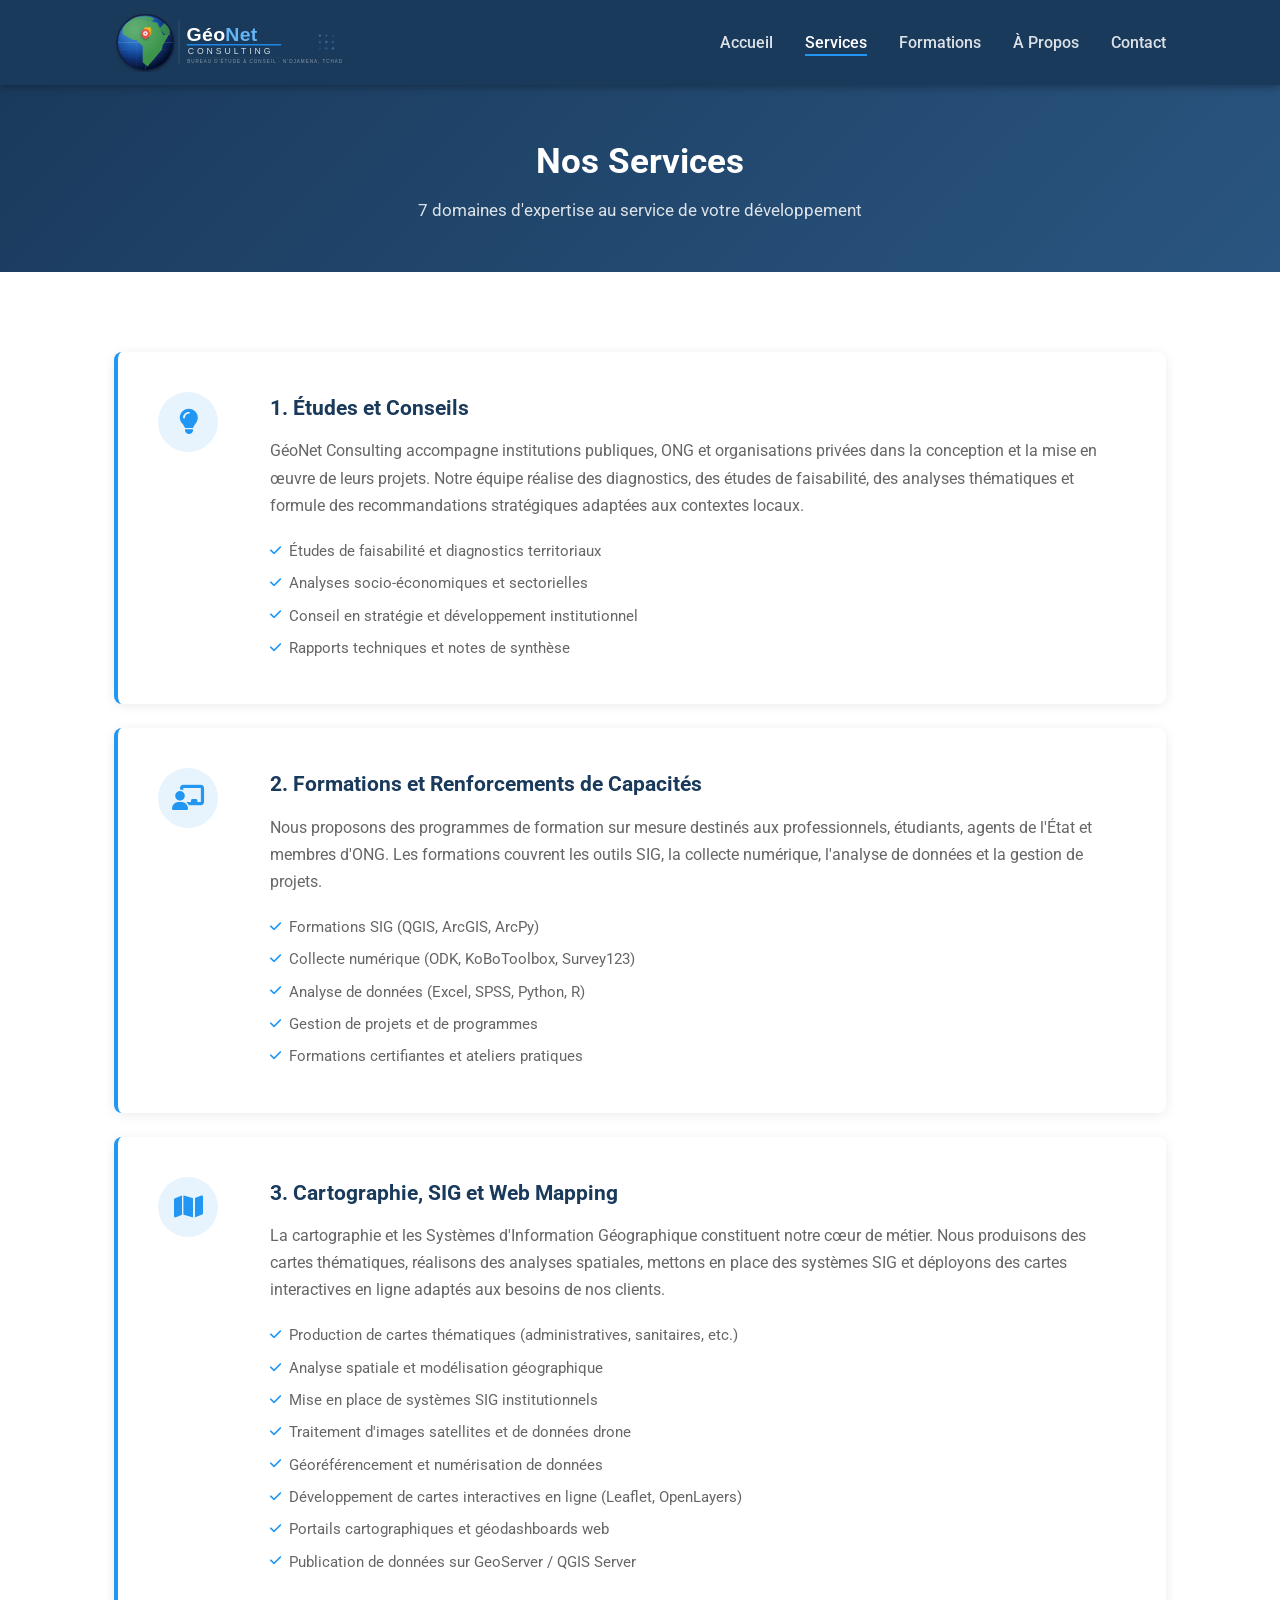
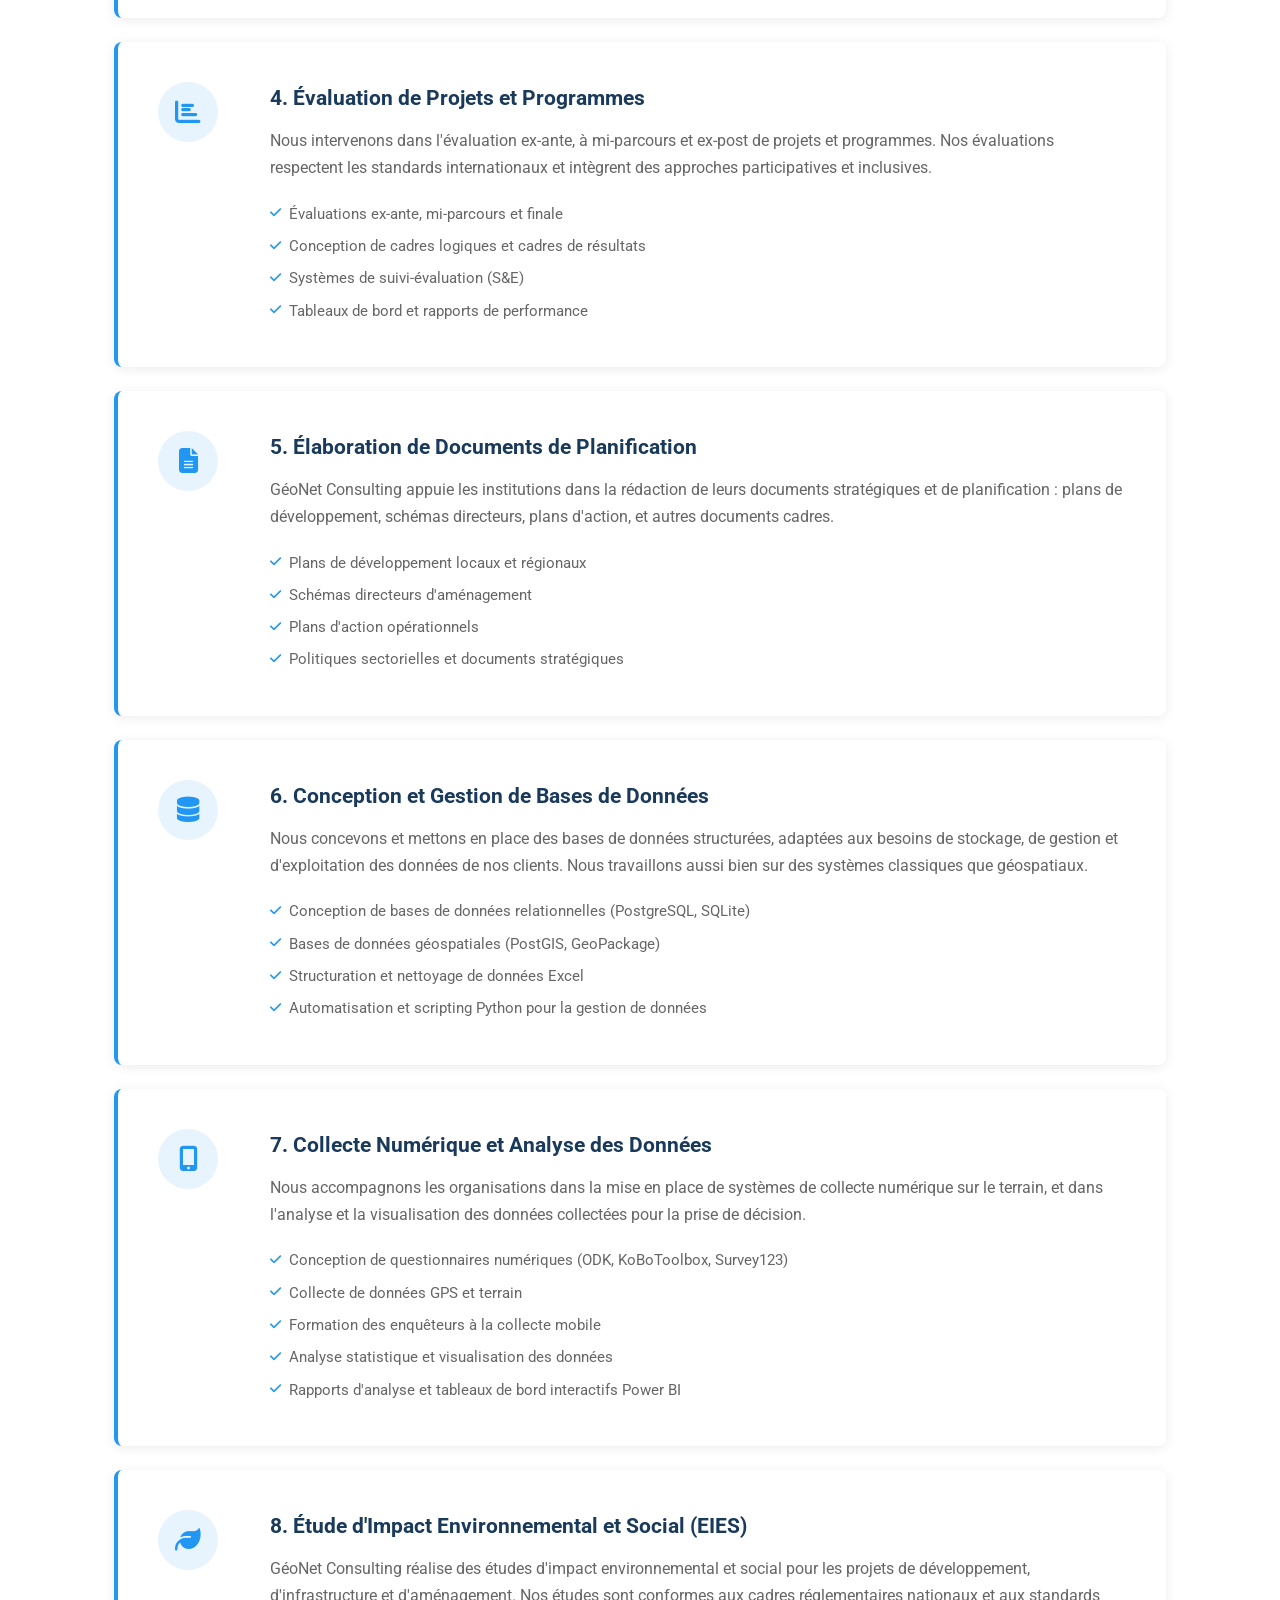
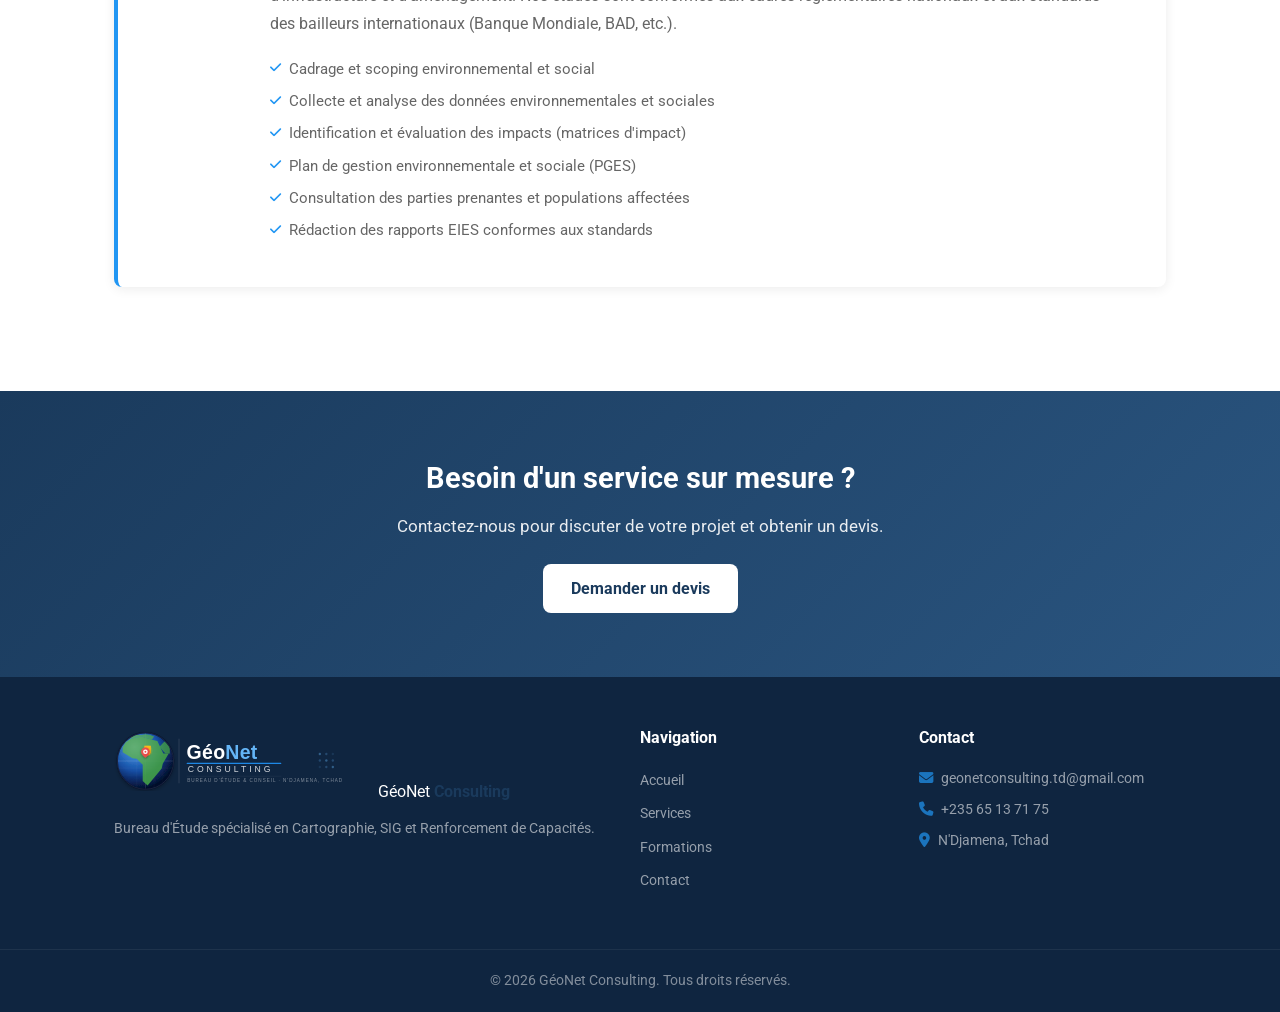
<file: services.html>
<!DOCTYPE html>
<html lang="fr">
<head>
  <meta charset="UTF-8" />
  <meta name="viewport" content="width=device-width, initial-scale=1.0" />
  <title>Services – GéoNet Consulting</title>
  <link rel="stylesheet" href="css/style.css" />
  <link href="https://fonts.googleapis.com/css2?family=Roboto:wght@300;400;500;700&display=swap" rel="stylesheet" />
  <link rel="stylesheet" href="https://cdnjs.cloudflare.com/ajax/libs/font-awesome/6.4.0/css/all.min.css" />
</head>
<body>

  <nav class="navbar">
    <div class="container nav-inner">
      <a href="index.html" class="logo">
        <img src="images/GeoNet_Consulting_Banner.svg" alt="GéoNet Consulting" class="logo-img" />
        <span class="logo-text">GéoNet <strong>Consulting</strong></span>
      </a>
      <button class="nav-toggle" id="navToggle" aria-label="Menu">
        <i class="fas fa-bars"></i>
      </button>
      <ul class="nav-links" id="navLinks">
        <li><a href="index.html">Accueil</a></li>
        <li><a href="services.html" class="active">Services</a></li>
        <li><a href="formations.html">Formations</a></li>
        <li><a href="apropos.html">À Propos</a></li>
        <li><a href="contact.html">Contact</a></li>
      </ul>
    </div>
  </nav>

  <div class="page-banner">
    <div class="container">
      <h1>Nos Services</h1>
      <p>7 domaines d'expertise au service de votre développement</p>
    </div>
  </div>

  <section class="section">
    <div class="container">

      <!-- Service 1 -->
      <div class="service-detail fade-in" id="etudes">
        <div class="service-detail-icon"><i class="fas fa-lightbulb"></i></div>
        <div class="service-detail-content">
          <h2>1. Études et Conseils</h2>
          <p>GéoNet Consulting accompagne institutions publiques, ONG et organisations privées dans la conception et la mise en œuvre de leurs projets. Notre équipe réalise des diagnostics, des études de faisabilité, des analyses thématiques et formule des recommandations stratégiques adaptées aux contextes locaux.</p>
          <ul class="service-list">
            <li><i class="fas fa-check"></i> Études de faisabilité et diagnostics territoriaux</li>
            <li><i class="fas fa-check"></i> Analyses socio-économiques et sectorielles</li>
            <li><i class="fas fa-check"></i> Conseil en stratégie et développement institutionnel</li>
            <li><i class="fas fa-check"></i> Rapports techniques et notes de synthèse</li>
          </ul>
        </div>
      </div>

      <!-- Service 2 -->
      <div class="service-detail reverse" id="formations">
        <div class="service-detail-icon"><i class="fas fa-chalkboard-teacher"></i></div>
        <div class="service-detail-content">
          <h2>2. Formations et Renforcements de Capacités</h2>
          <p>Nous proposons des programmes de formation sur mesure destinés aux professionnels, étudiants, agents de l'État et membres d'ONG. Les formations couvrent les outils SIG, la collecte numérique, l'analyse de données et la gestion de projets.</p>
          <ul class="service-list">
            <li><i class="fas fa-check"></i> Formations SIG (QGIS, ArcGIS, ArcPy)</li>
            <li><i class="fas fa-check"></i> Collecte numérique (ODK, KoBoToolbox, Survey123)</li>
            <li><i class="fas fa-check"></i> Analyse de données (Excel, SPSS, Python, R)</li>
            <li><i class="fas fa-check"></i> Gestion de projets et de programmes</li>
            <li><i class="fas fa-check"></i> Formations certifiantes et ateliers pratiques</li>
          </ul>
        </div>
      </div>

      <!-- Service 3 -->
      <div class="service-detail fade-in" id="sig">
        <div class="service-detail-icon"><i class="fas fa-map"></i></div>
        <div class="service-detail-content">
          <h2>3. Cartographie, SIG et Web Mapping</h2>
          <p>La cartographie et les Systèmes d'Information Géographique constituent notre cœur de métier. Nous produisons des cartes thématiques, réalisons des analyses spatiales, mettons en place des systèmes SIG et déployons des cartes interactives en ligne adaptés aux besoins de nos clients.</p>
          <ul class="service-list">
            <li><i class="fas fa-check"></i> Production de cartes thématiques (administratives, sanitaires, etc.)</li>
            <li><i class="fas fa-check"></i> Analyse spatiale et modélisation géographique</li>
            <li><i class="fas fa-check"></i> Mise en place de systèmes SIG institutionnels</li>
            <li><i class="fas fa-check"></i> Traitement d'images satellites et de données drone</li>
            <li><i class="fas fa-check"></i> Géoréférencement et numérisation de données</li>
            <li><i class="fas fa-check"></i> Développement de cartes interactives en ligne (Leaflet, OpenLayers)</li>
            <li><i class="fas fa-check"></i> Portails cartographiques et géodashboards web</li>
            <li><i class="fas fa-check"></i> Publication de données sur GeoServer / QGIS Server</li>
          </ul>
        </div>
      </div>

      <!-- Service 4 -->
      <div class="service-detail reverse" id="evaluation">
        <div class="service-detail-icon"><i class="fas fa-chart-bar"></i></div>
        <div class="service-detail-content">
          <h2>4. Évaluation de Projets et Programmes</h2>
          <p>Nous intervenons dans l'évaluation ex-ante, à mi-parcours et ex-post de projets et programmes. Nos évaluations respectent les standards internationaux et intègrent des approches participatives et inclusives.</p>
          <ul class="service-list">
            <li><i class="fas fa-check"></i> Évaluations ex-ante, mi-parcours et finale</li>
            <li><i class="fas fa-check"></i> Conception de cadres logiques et cadres de résultats</li>
            <li><i class="fas fa-check"></i> Systèmes de suivi-évaluation (S&E)</li>
            <li><i class="fas fa-check"></i> Tableaux de bord et rapports de performance</li>
          </ul>
        </div>
      </div>

      <!-- Service 5 -->
      <div class="service-detail fade-in" id="planification">
        <div class="service-detail-icon"><i class="fas fa-file-alt"></i></div>
        <div class="service-detail-content">
          <h2>5. Élaboration de Documents de Planification</h2>
          <p>GéoNet Consulting appuie les institutions dans la rédaction de leurs documents stratégiques et de planification : plans de développement, schémas directeurs, plans d'action, et autres documents cadres.</p>
          <ul class="service-list">
            <li><i class="fas fa-check"></i> Plans de développement locaux et régionaux</li>
            <li><i class="fas fa-check"></i> Schémas directeurs d'aménagement</li>
            <li><i class="fas fa-check"></i> Plans d'action opérationnels</li>
            <li><i class="fas fa-check"></i> Politiques sectorielles et documents stratégiques</li>
          </ul>
        </div>
      </div>

      <!-- Service 6 -->
      <div class="service-detail reverse" id="bdd">
        <div class="service-detail-icon"><i class="fas fa-database"></i></div>
        <div class="service-detail-content">
          <h2>6. Conception et Gestion de Bases de Données</h2>
          <p>Nous concevons et mettons en place des bases de données structurées, adaptées aux besoins de stockage, de gestion et d'exploitation des données de nos clients. Nous travaillons aussi bien sur des systèmes classiques que géospatiaux.</p>
          <ul class="service-list">
            <li><i class="fas fa-check"></i> Conception de bases de données relationnelles (PostgreSQL, SQLite)</li>
            <li><i class="fas fa-check"></i> Bases de données géospatiales (PostGIS, GeoPackage)</li>
            <li><i class="fas fa-check"></i> Structuration et nettoyage de données Excel</li>
            <li><i class="fas fa-check"></i> Automatisation et scripting Python pour la gestion de données</li>
          </ul>
        </div>
      </div>

      <!-- Service 7 -->
      <div class="service-detail fade-in" id="collecte">
        <div class="service-detail-icon"><i class="fas fa-mobile-alt"></i></div>
        <div class="service-detail-content">
          <h2>7. Collecte Numérique et Analyse des Données</h2>
          <p>Nous accompagnons les organisations dans la mise en place de systèmes de collecte numérique sur le terrain, et dans l'analyse et la visualisation des données collectées pour la prise de décision.</p>
          <ul class="service-list">
            <li><i class="fas fa-check"></i> Conception de questionnaires numériques (ODK, KoBoToolbox, Survey123)</li>
            <li><i class="fas fa-check"></i> Collecte de données GPS et terrain</li>
            <li><i class="fas fa-check"></i> Formation des enquêteurs à la collecte mobile</li>
            <li><i class="fas fa-check"></i> Analyse statistique et visualisation des données</li>
            <li><i class="fas fa-check"></i> Rapports d'analyse et tableaux de bord interactifs Power BI </li>
          </ul>
        </div>
      </div>

      <!-- Service 8 -->
      <div class="service-detail reverse" id="eies">
        <div class="service-detail-icon"><i class="fas fa-leaf"></i></div>
        <div class="service-detail-content">
          <h2>8. Étude d'Impact Environnemental et Social (EIES)</h2>
          <p>GéoNet Consulting réalise des études d'impact environnemental et social pour les projets de développement, d'infrastructure et d'aménagement. Nos études sont conformes aux cadres réglementaires nationaux et aux standards des bailleurs internationaux (Banque Mondiale, BAD, etc.).</p>
          <ul class="service-list">
            <li><i class="fas fa-check"></i> Cadrage et scoping environnemental et social</li>
            <li><i class="fas fa-check"></i> Collecte et analyse des données environnementales et sociales</li>
            <li><i class="fas fa-check"></i> Identification et évaluation des impacts (matrices d'impact)</li>
            <li><i class="fas fa-check"></i> Plan de gestion environnementale et sociale (PGES)</li>
            <li><i class="fas fa-check"></i> Consultation des parties prenantes et populations affectées</li>
            <li><i class="fas fa-check"></i> Rédaction des rapports EIES conformes aux standards</li>
          </ul>
        </div>
      </div>

    </div>
  </section>

  <section class="cta-section">
    <div class="container">
      <h2>Besoin d'un service sur mesure ?</h2>
      <p>Contactez-nous pour discuter de votre projet et obtenir un devis.</p>
      <a href="contact.html" class="btn btn-white">Demander un devis</a>
    </div>
  </section>

  <footer class="footer">
    <div class="container footer-inner">
      <div class="footer-brand">
        <img src="images/GeoNet_Consulting_Banner.svg" alt="GéoNet Consulting" class="logo-img" />
        <span class="logo-text" style="color:white;">GéoNet <strong>Consulting</strong></span>
        <p>Bureau d'Étude spécialisé en Cartographie, SIG et Renforcement de Capacités.</p>
      </div>
      <div class="footer-links">
        <h4>Navigation</h4>
        <ul>
          <li><a href="index.html">Accueil</a></li>
          <li><a href="services.html">Services</a></li>
          <li><a href="formations.html">Formations</a></li>
          <li><a href="contact.html">Contact</a></li>
        </ul>
      </div>
      <div class="footer-contact">
        <h4>Contact</h4>
        <p><i class="fas fa-envelope"></i> geonetconsulting.td@gmail.com</p>
        <p><i class="fas fa-phone"></i> +235 65 13 71 75</p>
        <p><i class="fas fa-map-marker-alt"></i> N'Djamena, Tchad</p>
      </div>
    </div>
    <div class="footer-bottom">
      <p>&copy; 2026 GéoNet Consulting. Tous droits réservés.</p>
    </div>
  </footer>

  <script src="js/main.js"></script>
  <script>
    window.addEventListener('scroll', function() {
      var navbar = document.querySelector('.navbar');
      if (window.scrollY > 50) {
        navbar.classList.add('scrolled');
      } else {
        navbar.classList.remove('scrolled');
      }
    });

    var observateur = new IntersectionObserver(function(entries) {
      entries.forEach(function(entry) {
        if (entry.isIntersecting) {
          entry.target.classList.add('visible');
        }
      });
    }, { threshold: 0.15 });

    document.querySelectorAll('.fade-in').forEach(function(el) {
      observateur.observe(el);
    });
  </script>
</body>
</html>
</file>
<file: css/style.css>
/* ========================
   VARIABLES & RESET
======================== */
:root {
  --primary: #1a3a5c;
  --primary-light: #2a5580;
  --accent: #2196f3;
  --text: #333;
  --text-light: #666;
  --bg-light: #f5f7fa;
  --white: #ffffff;
  --border: #e0e5eb;
  --shadow: 0 2px 12px rgba(0,0,0,0.08);
  --radius: 8px;
  --transition: 0.3s ease;
}

* { margin: 0; padding: 0; box-sizing: border-box; }

body {
  font-family: 'Roboto', sans-serif;
  color: var(--text);
  line-height: 1.6;
}

a { text-decoration: none; color: inherit; }
ul { list-style: none; }
img { max-width: 100%; }

.container {
  max-width: 1100px;
  margin: 0 auto;
  padding: 0 1.5rem;
}

.section { padding: 5rem 0; }
.bg-light { background: var(--bg-light); }

/* ========================
   BOUTONS
======================== */
.btn {
  display: inline-block;
  padding: 0.75rem 1.75rem;
  border-radius: var(--radius);
  font-weight: 500;
  transition: all var(--transition);
  cursor: pointer;
  border: none;
  font-size: 1rem;
}

.btn-primary {
  background: var(--primary);
  color: var(--white);
}
.btn-primary:hover { background: var(--primary-light); transform: translateY(-2px); }

.btn-outline {
  background: transparent;
  color: var(--white);
  border: 2px solid var(--white);
}
.btn-outline:hover { background: var(--white); color: var(--primary); }

.btn-white {
  background: var(--white);
  color: var(--primary);
  font-weight: 700;
}
.btn-white:hover { background: var(--bg-light); transform: translateY(-2px); }

.btn-sm { padding: 0.5rem 1.25rem; font-size: 0.9rem; }
.btn-full { width: 100%; text-align: center; }

/* ========================
   NAVBAR
======================== */
.navbar {
  position: sticky;
  top: 0;
  z-index: 100;
  background: var(--primary);
  box-shadow: 0 2px 8px rgba(0,0,0,0.3);
}

.nav-inner {
  display: flex;
  align-items: center;
  justify-content: space-between;
  height: 85px;
}

.logo {
  display: flex;
  align-items: center;
  gap: 0.5rem;
  font-size: 1.2rem;
  color: var(--primary);
}

.logo-icon { font-size: 1.5rem; color: var(--accent); }
.logo .logo-text { display: none; }
.logo-img {
  width: 260px;
  height: 72px;
  object-fit: contain;
  object-position: left center;
  flex-shrink: 0;
}
.logo-text strong { color: var(--primary); }

.nav-links {
  display: flex;
  gap: 2rem;
}

.nav-links a {
  color: rgba(255,255,255,0.85);
  font-weight: 500;
  transition: color var(--transition);
  position: relative;
  padding-bottom: 4px;
}

.nav-links a::after {
  content: '';
  position: absolute;
  bottom: 0; left: 0;
  width: 0; height: 2px;
  background: var(--accent);
  transition: width var(--transition);
}

.nav-links a:hover::after,
.nav-links a.active::after { width: 100%; }
.nav-links a:hover,
.nav-links a.active { color: var(--white); }

.nav-toggle {
  display: none;
  background: none;
  border: none;
  font-size: 1.4rem;
  color: var(--white);
  cursor: pointer;
}

/* ========================
   HÉRO
======================== */
.hero {
  position: relative;
  min-height: 520px;
  background: linear-gradient(135deg, var(--primary) 0%, var(--primary-light) 60%, var(--accent) 100%);
  display: flex;
  align-items: center;
}

.hero-overlay {
  position: absolute;
  inset: 0;
  background: url("data:image/svg+xml,%3Csvg width='60' height='60' viewBox='0 0 60 60' xmlns='http://www.w3.org/2000/svg'%3E%3Cg fill='none' fill-rule='evenodd'%3E%3Cg fill='%23ffffff' fill-opacity='0.04'%3E%3Cpath d='M36 34v-4h-2v4h-4v2h4v4h2v-4h4v-2h-4zm0-30V0h-2v4h-4v2h4v4h2V6h4V4h-4zM6 34v-4H4v4H0v2h4v4h2v-4h4v-2H6zM6 4V0H4v4H0v2h4v4h2V6h4V4H6z'/%3E%3C/g%3E%3C/g%3E%3C/svg%3E");
}

.hero-content {
  position: relative;
  z-index: 1;
  color: var(--white);
  padding: 4rem 0;
}

.hero-content h1 {
  font-size: 2.8rem;
  font-weight: 700;
  margin-bottom: 1rem;
  line-height: 1.2;
}

.hero-subtitle {
  font-size: 1.15rem;
  opacity: 0.9;
  margin-bottom: 2rem;
  line-height: 1.7;
}

.hero-buttons { display: flex; gap: 1rem; flex-wrap: wrap; }

/* ========================
   SECTION HEADER
======================== */
.section-header {
  text-align: center;
  margin-bottom: 3rem;
}

.section-header h2 {
  font-size: 2rem;
  color: var(--primary);
  margin-bottom: 0.75rem;
}

.section-divider {
  width: 60px;
  height: 3px;
  background: var(--accent);
  margin: 0 auto 1rem;
  border-radius: 2px;
}

.section-desc {
  color: var(--text-light);
  max-width: 600px;
  margin: 0 auto;
  font-size: 1.05rem;
}

/* ========================
   À PROPOS
======================== */
.about-grid {
  display: grid;
  grid-template-columns: 1fr 1fr;
  gap: 3rem;
  align-items: start;
}

.about-text p { margin-bottom: 1rem; color: var(--text-light); line-height: 1.8; }
.about-text strong { color: var(--primary); }

.about-stats {
  display: grid;
  grid-template-columns: 1fr 1fr;
  gap: 1rem;
}

.stat-card {
  background: var(--white);
  border: 1px solid var(--border);
  border-radius: var(--radius);
  padding: 1.5rem;
  text-align: center;
  box-shadow: var(--shadow);
  transition: transform var(--transition);
}

.stat-card:hover { transform: translateY(-4px); }

.stat-card i {
  font-size: 1.8rem;
  color: var(--accent);
  margin-bottom: 0.5rem;
}

.stat-number {
  display: block;
  font-size: 2rem;
  font-weight: 700;
  color: var(--primary);
}

.stat-label {
  display: block;
  font-size: 0.85rem;
  color: var(--text-light);
  margin-top: 0.25rem;
}

/* ========================
   SERVICES GRID
======================== */
.services-grid {
  display: grid;
  grid-template-columns: repeat(auto-fill, minmax(280px, 1fr));
  gap: 1.5rem;
}

.service-card {
  background: var(--white);
  border-radius: var(--radius);
  padding: 2rem 1.5rem;
  box-shadow: var(--shadow);
  border-top: 3px solid var(--accent);
  transition: transform var(--transition), box-shadow var(--transition);
}

.service-card:hover {
  transform: translateY(-6px);
  box-shadow: 0 8px 24px rgba(0,0,0,0.12);
}

.service-icon {
  width: 56px;
  height: 56px;
  background: #e8f4fd;
  border-radius: 50%;
  display: flex;
  align-items: center;
  justify-content: center;
  margin-bottom: 1rem;
}

.service-icon i { font-size: 1.4rem; color: var(--accent); }

.service-card h3 {
  font-size: 1.1rem;
  color: var(--primary);
  margin-bottom: 0.5rem;
}

.service-card p { color: var(--text-light); font-size: 0.95rem; }

/* ========================
   PUBLICS CIBLES
======================== */
.targets-grid {
  display: flex;
  flex-wrap: wrap;
  gap: 1rem;
  justify-content: center;
}

.target-item {
  display: flex;
  align-items: center;
  gap: 0.5rem;
  background: var(--white);
  border: 1px solid var(--border);
  border-radius: 30px;
  padding: 0.6rem 1.25rem;
  box-shadow: var(--shadow);
  transition: all var(--transition);
}

.target-item:hover {
  background: var(--primary);
  color: var(--white);
  border-color: var(--primary);
}

.target-item i { color: var(--accent); font-size: 1rem; }
.target-item:hover i { color: var(--white); }

/* ========================
   CTA SECTION
======================== */
.cta-section {
  background: linear-gradient(135deg, var(--primary), var(--primary-light));
  color: var(--white);
  padding: 4rem 0;
  text-align: center;
}

.cta-section h2 { font-size: 1.8rem; margin-bottom: 0.75rem; }
.cta-section p { opacity: 0.9; margin-bottom: 1.5rem; font-size: 1.05rem; }

/* ========================
   PAGE BANNER
======================== */
.page-banner {
  background: linear-gradient(135deg, var(--primary), var(--primary-light));
  color: var(--white);
  padding: 3rem 0;
  text-align: center;
}

.page-banner h1 { font-size: 2.2rem; margin-bottom: 0.5rem; }
.page-banner p { opacity: 0.85; font-size: 1.05rem; }

/* ========================
   SERVICES DÉTAIL
======================== */
.service-detail {
  display: grid;
  grid-template-columns: 80px 1fr;
  gap: 2rem;
  align-items: start;
  background: var(--white);
  border-radius: var(--radius);
  padding: 2.5rem;
  margin-bottom: 1.5rem;
  box-shadow: var(--shadow);
  border-left: 4px solid var(--accent);
}

.service-detail-icon {
  width: 60px;
  height: 60px;
  background: #e8f4fd;
  border-radius: 50%;
  display: flex;
  align-items: center;
  justify-content: center;
  flex-shrink: 0;
}

.service-detail-icon i { font-size: 1.6rem; color: var(--accent); }

.service-detail h2 {
  font-size: 1.3rem;
  color: var(--primary);
  margin-bottom: 0.75rem;
}

.service-detail p { color: var(--text-light); margin-bottom: 1rem; line-height: 1.7; }

.service-list { margin-top: 0.5rem; }

.service-list li {
  display: flex;
  align-items: center;
  gap: 0.5rem;
  padding: 0.25rem 0;
  color: var(--text-light);
  font-size: 0.95rem;
}

.service-list li i { color: var(--accent); font-size: 0.8rem; }

/* ========================
   FORMATIONS
======================== */
.formations-grid {
  display: grid;
  grid-template-columns: repeat(auto-fill, minmax(300px, 1fr));
  gap: 1.5rem;
}

.formation-card {
  background: var(--white);
  border-radius: var(--radius);
  box-shadow: var(--shadow);
  overflow: hidden;
  display: flex;
  flex-direction: column;
  transition: transform var(--transition);
}

.formation-card:hover { transform: translateY(-4px); }

.formation-header {
  background: var(--primary);
  color: var(--white);
  padding: 1.5rem;
}

.formation-header i { font-size: 1.5rem; margin-bottom: 0.5rem; display: block; }
.formation-header h3 { font-size: 1.05rem; margin-bottom: 0.5rem; }

.badge {
  display: inline-block;
  background: rgba(255,255,255,0.2);
  padding: 0.2rem 0.6rem;
  border-radius: 12px;
  font-size: 0.75rem;
}

.formation-body {
  padding: 1.5rem;
  flex: 1;
}

.formation-body p { color: var(--text-light); font-size: 0.95rem; margin-bottom: 1rem; }

.formation-body ul li {
  display: flex;
  align-items: center;
  gap: 0.5rem;
  color: var(--text-light);
  font-size: 0.9rem;
  padding: 0.2rem 0;
}

.formation-body ul li i { color: var(--accent); width: 14px; }
.formation-card .btn { margin: 0 1.5rem 1.5rem; }

/* ========================
   AVANTAGES
======================== */
.avantages-grid {
  display: grid;
  grid-template-columns: repeat(auto-fill, minmax(220px, 1fr));
  gap: 1.5rem;
}

.avantage-card {
  background: var(--white);
  border-radius: var(--radius);
  padding: 2rem 1.5rem;
  text-align: center;
  box-shadow: var(--shadow);
}

.avantage-card i {
  font-size: 2rem;
  color: var(--accent);
  margin-bottom: 1rem;
}

.avantage-card h3 {
  color: var(--primary);
  font-size: 1rem;
  margin-bottom: 0.5rem;
}

.avantage-card p { color: var(--text-light); font-size: 0.9rem; }

/* ========================
   CONTACT
======================== */
.contact-layout {
  display: grid;
  grid-template-columns: 1fr 1.6fr;
  gap: 3rem;
  align-items: start;
}

.contact-info h2,
.contact-form-wrapper h2 {
  font-size: 1.5rem;
  color: var(--primary);
  margin-bottom: 1.5rem;
}

.contact-item {
  display: flex;
  gap: 1rem;
  align-items: flex-start;
  margin-bottom: 1.5rem;
}

.contact-item-icon {
  width: 44px;
  height: 44px;
  background: #e8f4fd;
  border-radius: 50%;
  display: flex;
  align-items: center;
  justify-content: center;
  flex-shrink: 0;
}

.contact-item-icon i { color: var(--accent); }
.contact-item h4 { font-size: 0.9rem; color: var(--primary); margin-bottom: 0.2rem; }
.contact-item p { color: var(--text-light); font-size: 0.95rem; }

.social-links h4 { color: var(--primary); margin-bottom: 0.75rem; }
.social-icons { display: flex; gap: 0.75rem; }

.social-icon {
  width: 40px;
  height: 40px;
  background: var(--primary);
  color: var(--white);
  border-radius: 50%;
  display: flex;
  align-items: center;
  justify-content: center;
  transition: background var(--transition);
}

.social-icon:hover { background: var(--accent); }

/* Formulaire */
.contact-form { display: flex; flex-direction: column; gap: 1rem; }

.form-row {
  display: grid;
  grid-template-columns: 1fr 1fr;
  gap: 1rem;
}

.form-group { display: flex; flex-direction: column; gap: 0.35rem; }
.form-group label { font-size: 0.9rem; font-weight: 500; color: var(--primary); }

.form-group input,
.form-group select,
.form-group textarea {
  padding: 0.7rem 1rem;
  border: 1px solid var(--border);
  border-radius: var(--radius);
  font-size: 0.95rem;
  font-family: 'Roboto', sans-serif;
  color: var(--text);
  transition: border-color var(--transition);
}

.form-group input:focus,
.form-group select:focus,
.form-group textarea:focus {
  outline: none;
  border-color: var(--accent);
}

.form-success {
  display: none;
  background: #d4edda;
  color: #155724;
  padding: 1rem;
  border-radius: var(--radius);
  font-size: 0.95rem;
  text-align: center;
}

.form-success i { margin-right: 0.5rem; }

/* ========================
   FOOTER
======================== */
.footer {
  background: #0f2540;
  color: rgba(255,255,255,0.8);
}

.footer-inner {
  display: grid;
  grid-template-columns: 2fr 1fr 1fr;
  gap: 2rem;
  padding: 3rem 1.5rem;
}

.footer-brand .logo-icon { color: var(--accent); }
.footer-brand .logo-text { color: var(--white); }
.footer-brand p { margin-top: 0.75rem; font-size: 0.9rem; opacity: 0.7; }

.footer-links h4,
.footer-contact h4 {
  color: var(--white);
  margin-bottom: 1rem;
  font-size: 1rem;
}

.footer-links ul li { margin-bottom: 0.5rem; }
.footer-links ul li a { opacity: 0.7; font-size: 0.9rem; transition: opacity var(--transition); }
.footer-links ul li a:hover { opacity: 1; }

.footer-contact p {
  display: flex;
  align-items: center;
  gap: 0.5rem;
  margin-bottom: 0.5rem;
  font-size: 0.9rem;
  opacity: 0.7;
}

.footer-contact p i { color: var(--accent); }

.footer-bottom {
  border-top: 1px solid rgba(255,255,255,0.1);
  text-align: center;
  padding: 1.25rem;
  font-size: 0.85rem;
  opacity: 0.6;
}

/* ========================
   RESPONSIVE
======================== */
@media (max-width: 900px) {
  .about-grid { grid-template-columns: 1fr; }
  .contact-layout { grid-template-columns: 1fr; }
  .footer-inner { grid-template-columns: 1fr 1fr; }
  .service-detail { grid-template-columns: 1fr; }
}

@media (max-width: 700px) {
  .nav-links {
    display: none;
    position: absolute;
    top: 85px;
    left: 0; right: 0;
    background: var(--primary);
    flex-direction: column;
    padding: 1rem 1.5rem;
    box-shadow: 0 4px 12px rgba(0,0,0,0.3);
    gap: 0;
  }

  .nav-links.open { display: flex; }
  .nav-links li { border-bottom: 1px solid rgba(255,255,255,0.15); }
  .nav-links a { display: block; padding: 0.75rem 0; }
  .nav-links a::after { display: none; }
  .nav-toggle { display: block; }

  .hero-content h1 { font-size: 2rem; }
  .hero-buttons { flex-direction: column; }
  .hero-buttons .btn { text-align: center; }

  .about-stats { grid-template-columns: 1fr 1fr; }
  .footer-inner { grid-template-columns: 1fr; }

  .form-row { grid-template-columns: 1fr; }
}
.fade-in {
  opacity: 0;
  transform: translateY(30px);
  transition: opacity 0.6s ease, transform 0.6s ease;
}

.fade-in.visible {
  opacity: 1;
  transform: translateY(0);
}
.navbar.scrolled {
  background: #0f2540;
  box-shadow: 0 4px 20px rgba(0, 0, 0, 0.5);
}
</file>
